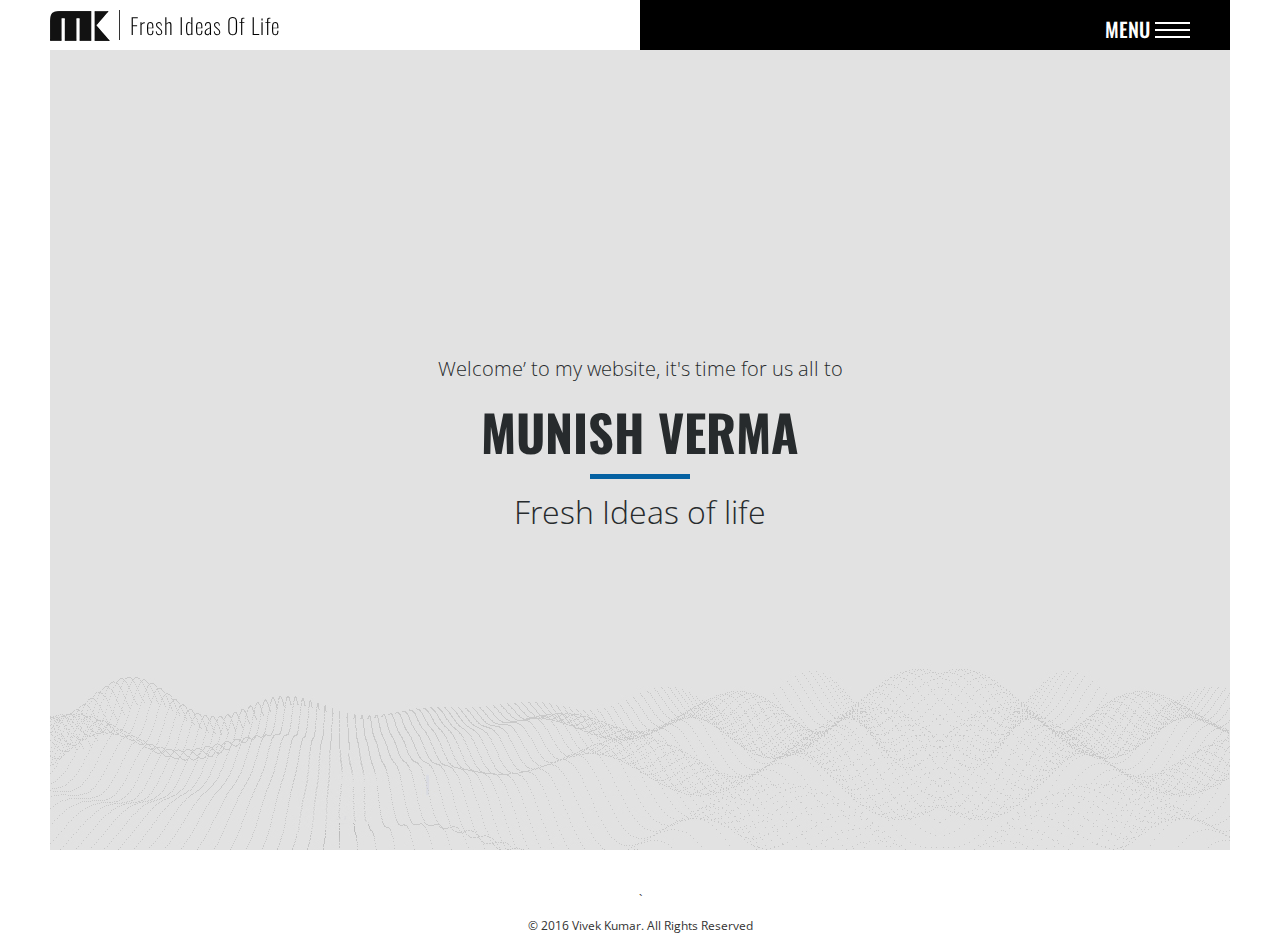
<file: index.html>
<!doctype html>
<html>
<head>
<meta charset="utf-8">
<meta name="viewport" content="width=device-width, initial-scale=1, maximum-scale=1">
<!--  Google Fonts -->
<link href="https://maxcdn.bootstrapcdn.com/font-awesome/4.6.3/css/font-awesome.min.css" rel="stylesheet">
<link href="https://fonts.googleapis.com/css?family=Open+Sans:300,300i,400,400i,600,600i,700,700i,800,800i|Oswald:300,400,700" rel="stylesheet">
<!-- CSS -->
<link rel="stylesheet" href="css/bootstrap.min.css">
<link rel="stylesheet" href="css/animate.css">
<link rel="stylesheet" href="css/animsition.css">
<link rel="stylesheet" href="css/style.css">
<!-- JS -->
<script src="https://ajax.googleapis.com/ajax/libs/jquery/1.12.4/jquery.min.js"></script> 
<script src="js/bootstrap.min.js"></script>
<title>MUNISH VERMA | UI/UX Desigenr</title>
</head>

<body>
	<div class="container-fluid wrapper">
    	<header>
            <!-- Main Navigation/Menu
            ====================================-->
            <nav id="tf-menu" class="navbar navbar-default navbar-fixed-top">
              
                    <div class="menu-wrapper">
                        <div class="navbar-header">
                            <a class="navbar-brand logo" href="#"><img src="images/logo.png" alt="logo"> <span>Fresh Ideas of life</span></a>
                        </div>
        
                        <a href="#" class="menu-toggle" data-toggle="modal" data-target=".menupopup">
                            <div class="menu-pop">
                                Menu <img src="images/menu.png" alt="menu bar">
                            </div>
                        </a>
                    </div>
                
                
            </nav>
            
            <!-- Modal Menu
    ====================================-->
    <div id="menuOne">
        <div class="modal fade menupopup" tabindex="-1" role="dialog">
            <div class="modal-ovelay"><!-- modal-ovelay -->
                <div class="close-text" data-dismiss="modal" aria-label="Close"><img src="images/close-icon.png" alt="close"></div>
                <ul class="list-unstyled menu-lists">
                    <li class="active"><a href="index.html" class="animsition-link">Home</a></li>
                    <li><a href="about2.html" class="animsition-link">About</a></li>
                    <li><a href="work.html" class="animsition-link">Work</a></li>
                    <li><a href="services2.html" class="animsition-link">Services</a></li>
                    <li><a href="blog2.html" class="animsition-link">Blog</a></li>
                    <li><a href="contact2.html" class="animsition-link">Contact</a></li>
                </ul>
            </div>
        </div>
    </div>
        </header>
        <div class="home-wrapper">
        	<div class="caption-content2 animated fade-in-up-sm">
             	<p class="supline">Welcome’ to my website, it's time for us all to</p>	
                <h2 class="tagline">MUNISH VERMA</h2>
                <p class="subline">Fresh Ideas of life </p>
            </div>
        </div>
        <footer>`
        	<p>&copy; 2016 Vivek Kumar. All Rights Reserved</p>
        </footer>
    </div>
</body>
</html>
</file>
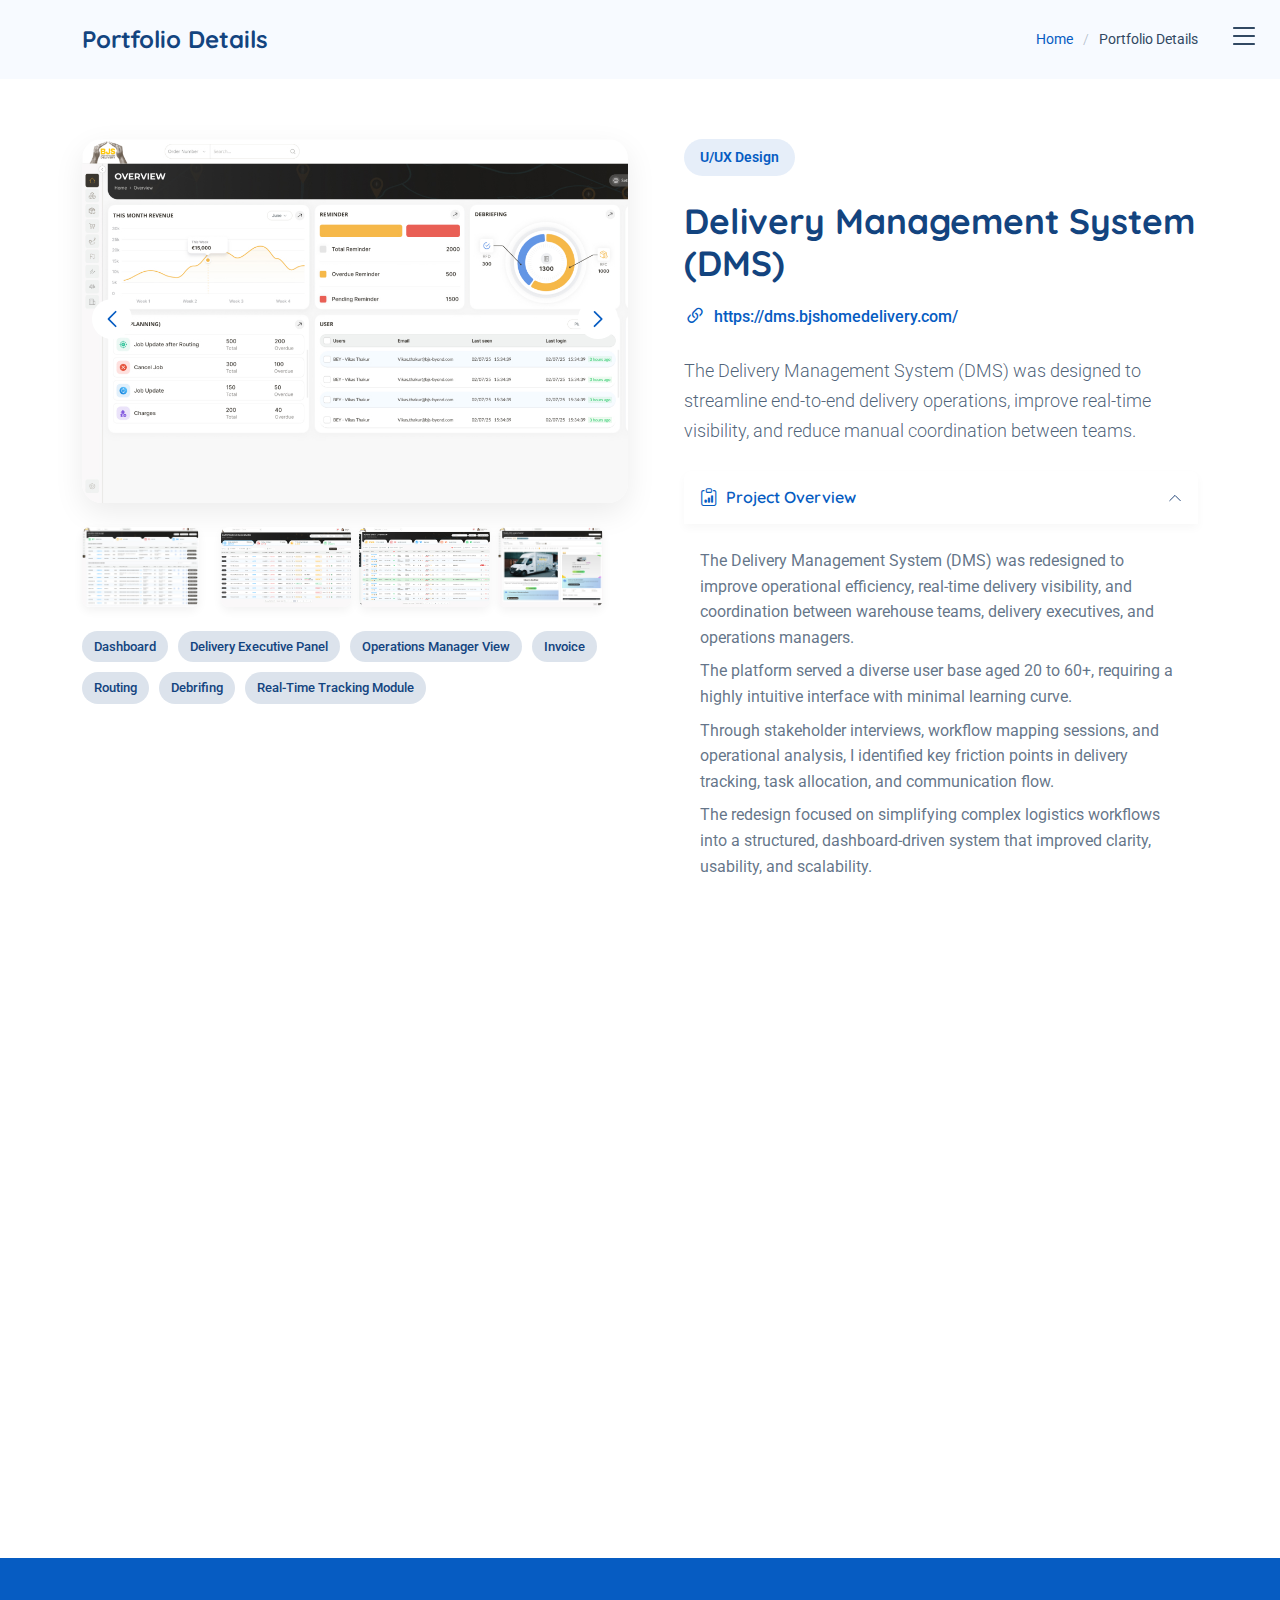
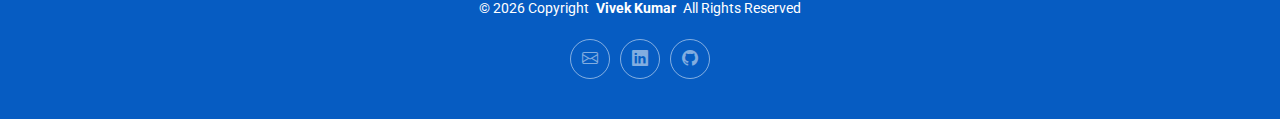
<file: DMS.html>
<!DOCTYPE html>
<html lang="en">

<head>
  <meta charset="utf-8">
  <meta content="width=device-width, initial-scale=1.0" name="viewport">
  <title>Portfolio Details - Style Bootstrap Template</title>
  <meta name="description" content="">
  <meta name="keywords" content="">

  <!-- Favicons -->
  <link href="assets/img/favicon.png" rel="icon">
  <link href="assets/img/apple-touch-icon.png" rel="apple-touch-icon">

  <!-- Fonts -->
  <link href="https://fonts.googleapis.com" rel="preconnect">
  <link href="https://fonts.gstatic.com" rel="preconnect" crossorigin>
  <link href="https://fonts.googleapis.com/css2?family=Roboto:ital,wght@0,100;0,300;0,400;0,500;0,700;0,900;1,100;1,300;1,400;1,500;1,700;1,900&family=Open+Sans:ital,wght@0,300;0,400;0,500;0,600;0,700;0,800;1,300;1,400;1,500;1,600;1,700;1,800&family=Quicksand:wght@300;400;500;600;700&display=swap" rel="stylesheet">

  <!-- Vendor CSS Files -->
  <link href="assets/vendor/bootstrap/css/bootstrap.min.css" rel="stylesheet">
  <link href="assets/vendor/bootstrap-icons/bootstrap-icons.css" rel="stylesheet">
  <link href="assets/vendor/aos/aos.css" rel="stylesheet">
  <link href="assets/vendor/glightbox/css/glightbox.min.css" rel="stylesheet">
  <link href="assets/vendor/swiper/swiper-bundle.min.css" rel="stylesheet">

  <!-- Main CSS File -->
  <link href="assets/css/main.css" rel="stylesheet">

  <!-- =======================================================
  * Template Name: Style
  * Template URL: https://bootstrapmade.com/style-bootstrap-portfolio-template/
  * Updated: Jul 02 2025 with Bootstrap v5.3.7
  * Author: BootstrapMade.com
  * License: https://bootstrapmade.com/license/
  ======================================================== -->
</head>

<body class="portfolio-details-page">

  <header id="header" class="header d-flex align-items-center fixed-top">
    <div class="container-fluid position-relative d-flex align-items-center justify-content-between">

      <a href="index.html" class="logo d-flex align-items-center">
        <!-- Uncomment the line below if you also wish to use an image logo -->
        <!-- <img src="assets/img/logo.webp" alt=""> -->
        <!-- Uncomment the line below if you also wish to use an text logo -->
        <!-- <h1 class="sitename">Style</h1>  -->
      </a>

      <nav id="navmenu" class="navmenu">

        <div class="profile-img">
          <img src="assets/img/profile/vivek-kumar.jpg" alt="" class="img-fluid rounded-circle">
        </div>

        <a href="index.html" class="logo d-flex align-items-center justify-content-center active">
          <!-- Uncomment the line below if you also wish to use an image logo -->
          <!-- <img src="assets/img/logo.webp" alt=""> -->
          <h1 class="sitename">Vivek Kumar</h1>
        </a>

        <div class="social-links text-center">          
          <a href="mailto:vivekwebmaker@gmail.com" target="_blank" class="email"><i class="bi bi-envelope"></i></a>
          <a href="https://www.linkedin.com/in/vivek-kumar-118a38186/" class="linkedin" target="_blank"><i class="bi bi-linkedin"></i></a>
          <a href="https://github.com/webuimaker/"><i class="bi bi-github"></i></a>
        </div>

        <ul>
          <li><a href="index.html#hero">Home</a></li>
          <li><a href="index.html#about">About</a></li>
          <li><a href="index.html#experience">Experience</a></li>
          <li><a href="index.html#work">Work</a></li>
          <!--<li><a href="#services">Services</a></li>
           <li class="dropdown"><a href="#"><span>Dropdown</span> <i class="bi bi-chevron-down toggle-dropdown"></i></a>
            <ul>
              <li><a href="#">Dropdown 1</a></li>
              <li class="dropdown"><a href="#"><span>Deep Dropdown</span> <i class="bi bi-chevron-down toggle-dropdown"></i></a>
                <ul>
                  <li><a href="#">Deep Dropdown 1</a></li>
                  <li><a href="#">Deep Dropdown 2</a></li>
                  <li><a href="#">Deep Dropdown 3</a></li>
                  <li><a href="#">Deep Dropdown 4</a></li>
                  <li><a href="#">Deep Dropdown 5</a></li>
                </ul>
              </li>
              <li><a href="#">Dropdown 2</a></li>
              <li><a href="#">Dropdown 3</a></li>
              <li><a href="#">Dropdown 4</a></li>
            </ul>
          </li> -->
          <!-- <li><a href="#contact">Contact</a></li> -->
        </ul>
        <i class="mobile-nav-toggle d-xl-none bi bi-list"></i>
      </nav>

    </div>
  </header>

  <main class="main">

    <!-- Page Title -->
    <div class="page-title light-background">
      <div class="container d-lg-flex justify-content-between align-items-center">
        <h1 class="mb-2 mb-lg-0">Portfolio Details</h1>
        <nav class="breadcrumbs">
          <ol>
            <li><a href="index.html">Home</a></li>
            <li class="current">Portfolio Details</li>
          </ol>
        </nav>
      </div>
    </div><!-- End Page Title -->

    <!-- Portfolio Details Section -->
    <section id="portfolio-details" class="portfolio-details section">

      <div class="container" data-aos="fade-up" data-aos-delay="100">

        <div class="row gy-4">
          <div class="col-lg-6" data-aos="fade-right">
            <div class="portfolio-details-media">
              <div class="main-image">
                <div class="portfolio-details-slider swiper init-swiper" data-aos="zoom-in">
                  <script type="application/json" class="swiper-config">
                    {
                      "loop": true,
                      "speed": 1000,
                      "autoplay": {
                        "delay": 6000
                      },
                      "effect": "creative",
                      "creativeEffect": {
                        "prev": {
                          "shadow": true,
                          "translate": [0, 0, -400]
                        },
                        "next": {
                          "translate": ["100%", 0, 0]
                        }
                      },
                      "slidesPerView": 1,
                      "navigation": {
                        "nextEl": ".swiper-button-next",
                        "prevEl": ".swiper-button-prev"
                      }
                    }
                  </script>
                  <div class="swiper-wrapper">
                    <div class="swiper-slide">
                      <img src="assets/img/portfolio/DMS/dms-1.jpg" alt="Portfolio Image" class="img-fluid">
                    </div>
                    <div class="swiper-slide">
                      <img src="assets/img/portfolio/DMS/dms-2.jpg" alt="Portfolio Image" class="img-fluid">
                    </div>
                    <div class="swiper-slide">
                     <img src="assets/img/portfolio/DMS/dms-3.jpg" alt="Portfolio Image" class="img-fluid">
                    </div>
                  </div>
                  <div class="swiper-button-prev"></div>
                  <div class="swiper-button-next"></div>
                </div>
              </div>

              <div class="thumbnail-grid" data-aos="fade-up" data-aos-delay="200">
                <div class="row g-2 mt-3">
                  <div class="col-3">
                    <img src="assets/img/portfolio/DMS/dms-4.jpg" alt="DMS" class="img-fluid glightbox">
                  </div>
                  <div class="col-3">
                    <img src="assets/img/portfolio/DMS/dms-5.jpg" alt="DMS" class="img-fluid glightbox">
                  </div>
                  <div class="col-3">
                   <img src="assets/img/portfolio/DMS/dms-6.jpg" alt="DMS" class="img-fluid glightbox">
                  </div>
                  <div class="col-3">
                    <img src="assets/img/portfolio/DMS/dms-7.jpg" alt="DMS" class="img-fluid glightbox">
                  </div>
                </div>
              </div>

              <div class="tech-stack-badges" data-aos="fade-up" data-aos-delay="300">
                <span>Dashboard</span>
                <span>Delivery Executive Panel</span>
                <span>Operations Manager View</span>
                <span>Invoice</span>
                <span>Routing</span>
                <span>Debrifing</span>
                <span>Real-Time Tracking Module</span>
              </div>
            </div>
          </div>

          <div class="col-lg-6" data-aos="fade-left">
            <div class="portfolio-details-content">
              <div class="project-meta">
                <div class="badge-wrapper">
                  <span class="project-badge">U/UX Design</span>
                </div>
                <!-- <div class="date-client">
                  <div class="meta-item">
                    <i class="bi bi-calendar-check"></i>
                    <span>September 2024</span>
                  </div>
                  <div class="meta-item">
                    <i class="bi bi-buildings"></i>
                    <span>DigitalCraft Solutions</span>
                  </div>
                </div> -->
              </div>

              <h2 class="project-title">Delivery Management System (DMS)</h2>

              <div class="project-website">
                <i class="bi bi-link-45deg"></i>
                <a href="#" target="_blank">https://dms.bjshomedelivery.com/</a>
              </div>

              <div class="project-overview">
                <p class="lead">
                  The Delivery Management System (DMS) was designed to streamline end-to-end delivery operations, improve real-time visibility, and reduce manual coordination between teams.
                </p>
                

                <div class="accordion project-accordion" id="portfolio-details-projectAccordion">
                  <div class="accordion-item" data-aos="fade-up">
                    <h2 class="accordion-header">
                      <button class="accordion-button" type="button" data-bs-toggle="collapse" data-bs-target="#portfolio-details-collapse-1" aria-expanded="true" aria-controls="collapseOne">
                        <i class="bi bi-clipboard-data me-2"></i> Project Overview
                      </button>
                    </h2>
                    <div id="portfolio-details-collapse-1" class="accordion-collapse collapse show" data-bs-parent="#portfolio-details-projectAccordion">
                      <div class="accordion-body">
                        <p class="my-2">The Delivery Management System (DMS) was redesigned to improve operational efficiency, real-time delivery visibility, and coordination between warehouse teams, delivery executives, and operations managers.</p>

                        <p class="my-2">The platform served a diverse user base aged 20 to 60+, requiring a highly intuitive interface with minimal learning curve.</p>
                        <p class="my-2">Through stakeholder interviews, workflow mapping sessions, and operational analysis, I identified key friction points in delivery tracking, task allocation, and communication flow.</p>
                        <p class="my-2">The redesign focused on simplifying complex logistics workflows into a structured, dashboard-driven system that improved clarity, usability, and scalability.</p>
                      </div>
                    </div>
                  </div>


                  <div class="accordion-item" data-aos="fade-up" data-aos-delay="200">
                    <h2 class="accordion-header">
                      <button class="accordion-button collapsed" type="button" data-bs-toggle="collapse" data-bs-target="#role-details-collapse-3" aria-expanded="false" aria-controls="collapseThree">
                        <i class="bi bi-award me-2"></i> My Role
                      </button>
                    </h2>
                    <div id="role-details-collapse-3" class="accordion-collapse collapse" data-bs-parent="#role-details-projectAccordion">
                      <div class="accordion-body  project-features">
                        <!-- <p class="my-2">The redesigned system improved operational clarity, simplified delivery tracking, and provided better real-time visibility for management teams.</p>

                        <p>The redesign resulted in improved coordination, enhanced tracking accuracy, and a more scalable system that supported future growth.</p> -->

                        <div class="row g-3">
                        <div class="col-md-6">
                          <ul class="feature-list">
                            <li><i class="bi bi-arrow-right"></i> Led UX strategy and end-to-end workflow redesign</li>
                            <li><i class="bi bi-arrow-right"></i> Conducted stakeholder interviews and requirement analysis</li>
                            <li><i class="bi bi-arrow-right"></i> Created user flows, wireframes, and high-fidelity prototypes in Figma</li>
                          </ul>
                        </div>
                        <div class="col-md-6">
                           <ul class="feature-list">
                            <li><i class="bi bi-arrow-right"></i> Designed role-based dashboards for multiple user types</li>
                            <li><i class="bi bi-arrow-right"></i> Collaborated with product managers and engineering teams during implementation</li>
                            <li><i class="bi bi-arrow-right"></i> Ensured usability across diverse age groups (20–60+ users)</li>
                          </ul>
                        </div>
                        </div>
                      </div>
                    </div>
                  </div>


                  <div class="accordion-item" data-aos="fade-up" data-aos-delay="100">
                    <h2 class="accordion-header">
                      <button class="accordion-button collapsed" type="button" data-bs-toggle="collapse" data-bs-target="#portfolio-details-collapse-2" aria-expanded="false" aria-controls="collapseTwo">
                        <i class="bi bi-exclamation-diamond me-2"></i> The Challenge
                      </button>
                    </h2>
                    <div id="portfolio-details-collapse-2" class="accordion-collapse collapse" data-bs-parent="#portfolio-details-projectAccordion">
                      <div class="accordion-body project-features">
                       <div class="row g-3">
                        <div class="col-md-6">
                          <ul class="feature-list">
                            <li><i class="bi bi-arrow-right"></i> Limited real-time delivery visibility across teams</li>
                            <li><i class="bi bi-arrow-right"></i> Manual task assignment causing operational delays</li>
                            <li><i class="bi bi-arrow-right"></i> Inconsistent status tracking and unclear delivery lifecycle</li>
                          </ul>
                        </div>
                        <div class="col-md-6">
                           <ul class="feature-list">
                            <li><i class="bi bi-arrow-right"></i> High dependency on calls and manual coordination</li>
                            <li><i class="bi bi-arrow-right"></i> Interface complexity affecting multi-age user adoption</li>
                          </ul>
                        </div>
                        </div>
                      </div>
                    </div>
                  </div>

                  <div class="accordion-item" data-aos="fade-up" data-aos-delay="200">
                    <h2 class="accordion-header">
                      <button class="accordion-button collapsed" type="button" data-bs-toggle="collapse" data-bs-target="#portfolio-details-collapse-3" aria-expanded="false" aria-controls="collapseThree">
                        <i class="bi bi-award me-2"></i> The Solution
                      </button>
                    </h2>
                    <div id="portfolio-details-collapse-3" class="accordion-collapse collapse" data-bs-parent="#portfolio-details-projectAccordion">
                      <div class="accordion-body  project-features">
                        <!-- <p class="my-2">The redesigned system improved operational clarity, simplified delivery tracking, and provided better real-time visibility for management teams.</p>

                        <p>The redesign resulted in improved coordination, enhanced tracking accuracy, and a more scalable system that supported future growth.</p> -->

                        <div class="row g-3">
                        <div class="col-md-6">
                          <ul class="feature-list">
                            <li><i class="bi bi-arrow-right"></i> Designed a centralized dashboard for operational visibility</li>
                            <li><i class="bi bi-arrow-right"></i> Structured a clear delivery lifecycle system</li>
                            <li><i class="bi bi-arrow-right"></i> Simplified order assignment and status management workflows</li>
                          </ul>
                        </div>
                        <div class="col-md-6">
                           <ul class="feature-list">
                            <li><i class="bi bi-arrow-right"></i> Reduced cognitive load for users across age groups</li>
                            <li><i class="bi bi-arrow-right"></i> Created scalable UI patterns for future feature expansion</li>
                          </ul>
                        </div>
                        </div>
                      </div>
                    </div>
                  </div>
                </div>
              </div>

              <div class="project-features" data-aos="fade-up" data-aos-delay="300">
                <h3><i class="bi bi-stars"></i> Core Design Contributions</h3>
                <div class="row g-3">
                  <div class="col-md-6">
                    <ul class="feature-list">
                      <li><i class="bi bi-check2-circle"></i> End-to-end workflow restructuring</li>
                      <li><i class="bi bi-check2-circle"></i> Role-based dashboard system</li>
                      <li><i class="bi bi-check2-circle"></i> Clear delivery status hierarchy</li>
                    </ul>
                  </div>
                  <div class="col-md-6">
                    <ul class="feature-list">
                      <li><i class="bi bi-check2-circle"></i> Simplified task reassignment flow</li>
                      <li><i class="bi bi-check2-circle"></i> Design system foundation for consistency across modules</li>
                      <li><i class="bi bi-check2-circle"></i> Accessibility-focused UI decisions for diverse user age groups</li>
                    </ul>
                  </div>
                </div>
              </div>

              <div class="cta-buttons" data-aos="fade-up" data-aos-delay="400">
                <!-- <a href="#" class="btn-view-project">View Live Project</a> -->
                <a href="#" class="btn-next-project">Next Project <i class="bi bi-arrow-right"></i></a>
              </div>
            </div>
          </div>
        </div>

      </div>

    </section><!-- /Portfolio Details Section -->

  </main>

    <footer id="footer" class="footer dark-background">

    <div class="container">
      <div class="copyright text-center ">
        <p>© 2026 <span>Copyright</span> <strong class="px-1 sitename">Vivek Kumar</strong> <span>All Rights Reserved</span></p>
      </div>
      <div class="social-links d-flex justify-content-center">
        <a href="mailto:vivekwebmaker@gmail.com" target="_blank" class="email"><i class="bi bi-envelope"></i></a>
          <a href="https://www.linkedin.com/in/vivek-kumar-118a38186/" class="linkedin" target="_blank"><i class="bi bi-linkedin"></i></a>
          <a href="https://github.com/webuimaker/"><i class="bi bi-github"></i></a>
      </div>
    
    </div>

  </footer>

  <!-- Scroll Top -->
  <a href="#" id="scroll-top" class="scroll-top d-flex align-items-center justify-content-center"><i class="bi bi-arrow-up-short"></i></a>

  <!-- Vendor JS Files -->
  <script src="assets/vendor/bootstrap/js/bootstrap.bundle.min.js"></script>
  <script src="assets/vendor/php-email-form/validate.js"></script>
  <script src="assets/vendor/aos/aos.js"></script>
  <script src="assets/vendor/purecounter/purecounter_vanilla.js"></script>
  <script src="assets/vendor/typed.js/typed.umd.js"></script>
  <script src="assets/vendor/waypoints/noframework.waypoints.js"></script>
  <script src="assets/vendor/glightbox/js/glightbox.min.js"></script>
  <script src="assets/vendor/imagesloaded/imagesloaded.pkgd.min.js"></script>
  <script src="assets/vendor/isotope-layout/isotope.pkgd.min.js"></script>
  <script src="assets/vendor/swiper/swiper-bundle.min.js"></script>

  <!-- Main JS File -->
  <script src="assets/js/main.js"></script>

</body>

</html>
</file>
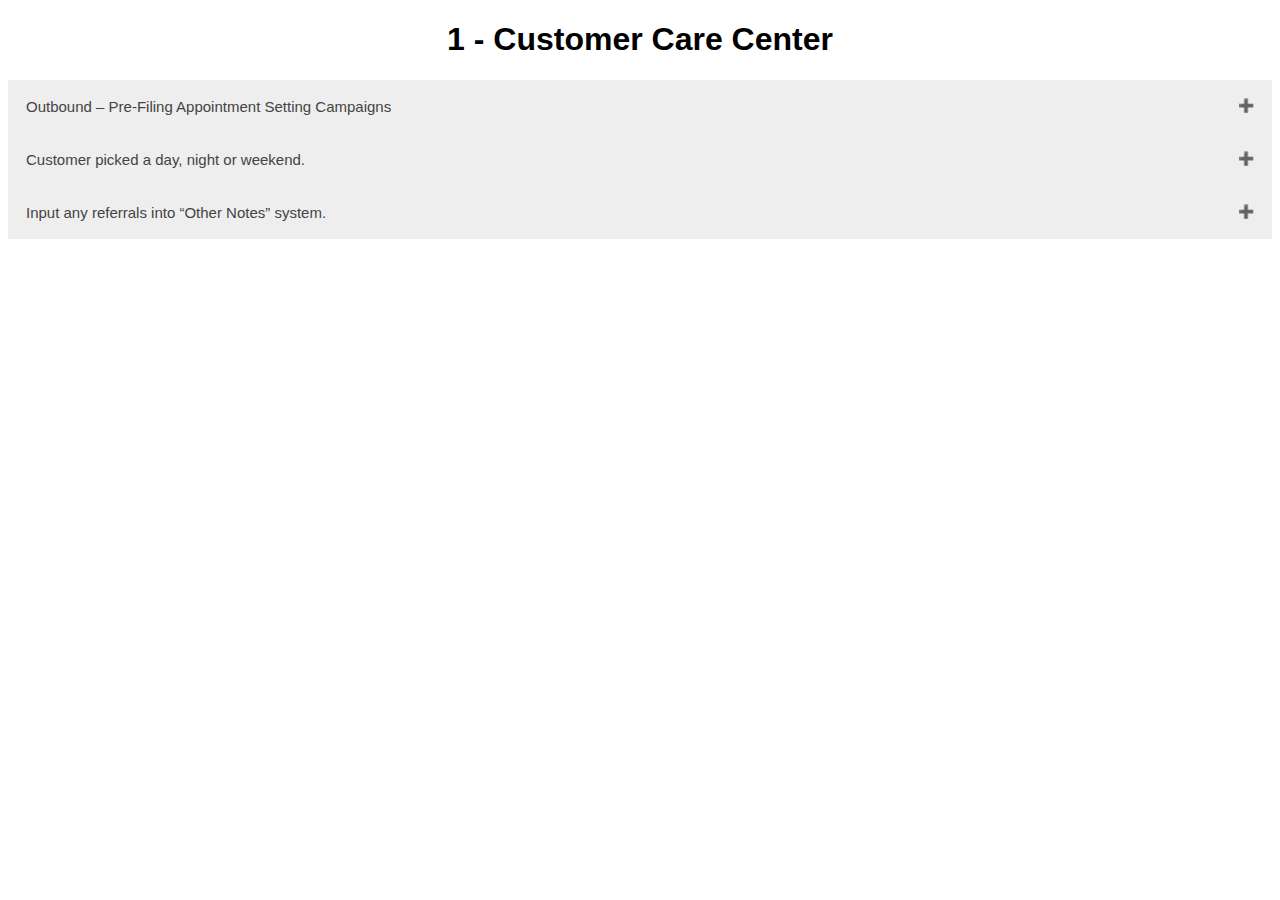
<file: docTohtml.html>
<!DOCTYPE html>
<html>
<head>
<style>
body{
font-family:arial;
}
h1{text-align:center}
button {
    background-color: #eee;
    color: #444;
    cursor: pointer;
    padding: 18px;
    width: 100%;
    border: none;
    text-align: left;
    outline: none;
    font-size: 15px;
    transition: 0.4s;
}

button.active, button:hover {
    background-color: #ddd;
}

button:after {
    content: '\02795';
    font-size: 13px;
    color: #777;
    float: right;
    margin-left: 5px;
}

button.active:after {
    content: "\2796";
}

div.panel {
    padding: 0px 18px;
    background-color: white;
	display:none;
    }

</style>
</head>
<body>
<h1>1 - Customer Care Center</h1>
<div class="accordion">
<button >Outbound – Pre-Filing Appointment Setting Campaigns</button>
<div class="panel">
  <p>Hi, this is [insert your name] with Liberty Tax of [insert office name], may I please speak with [insert customer name].</p>
  <p>Hello [insert customer name], this is [insert your name] with Liberty Tax of [insert office name], I just wanted to call to say thank you for letting us prepare your tax return last year!  We would love to help you again this year.  With the constant changes in the tax code, filing a tax return continues to get more complicated, but Liberty Tax is here for you.  Providing great service, the largest refund possible, and $50 Cash in a Flash all at the affordable price we are known for.</p>
  <p>As a valued customer I would like to get you scheduled for an appointment!</p>
  <p>Does day, night or weekends work best for you?  Great, how does (select a day and time for them). (Open 9am- 9pm)  </p>
</div>

<button>Customer picked a day, night or weekend.</button>
<div class="panel">
  <p>Please make sure you bring your ID and if you have a spouse we need that ID as well.  We also need social security cards for your dependents, wage statements or W-2’s, other income like interest, retirement or social security income, self-employed business income and expenses, child care expenses and provider information.</p>
  <p>We look forward to seeing you at [confirm date and time].  </p>
  <p>As you may remember we pay you $50.00 for every new person you refer to us. Who do you have that you would like us to call for you? We want to pay you $50 cash for referring each of them! </p>
</div>

<button >Input any referrals into “Other Notes” system.</button>
<div  class="panel">
  <p>Do you know where we are located?  (if no) Our Liberty Tax Service office is located at [Office Address and City] near [Office Landmark].  </p>
  <p>It has been my pleasure helping you today. Is there anything else I can help you with today? Thank you for contacting us! Have a great day!!!</p>
</div>
</div>

<script src="https://code.jquery.com/jquery-1.12.4.min.js"></script>
<script>

(function($) {
    
  var allPanels = $('.accordion > .panel').hide();
    
  $('.accordion > button').click(function() {	
    allPanels.slideUp();
	$(this).parent().find('button').removeClass("active");
    $(this).next('.panel').slideDown();
	$(this).toggleClass("active");
    return false;
  });

})(jQuery);
</script>

</body>
</html>
</file>
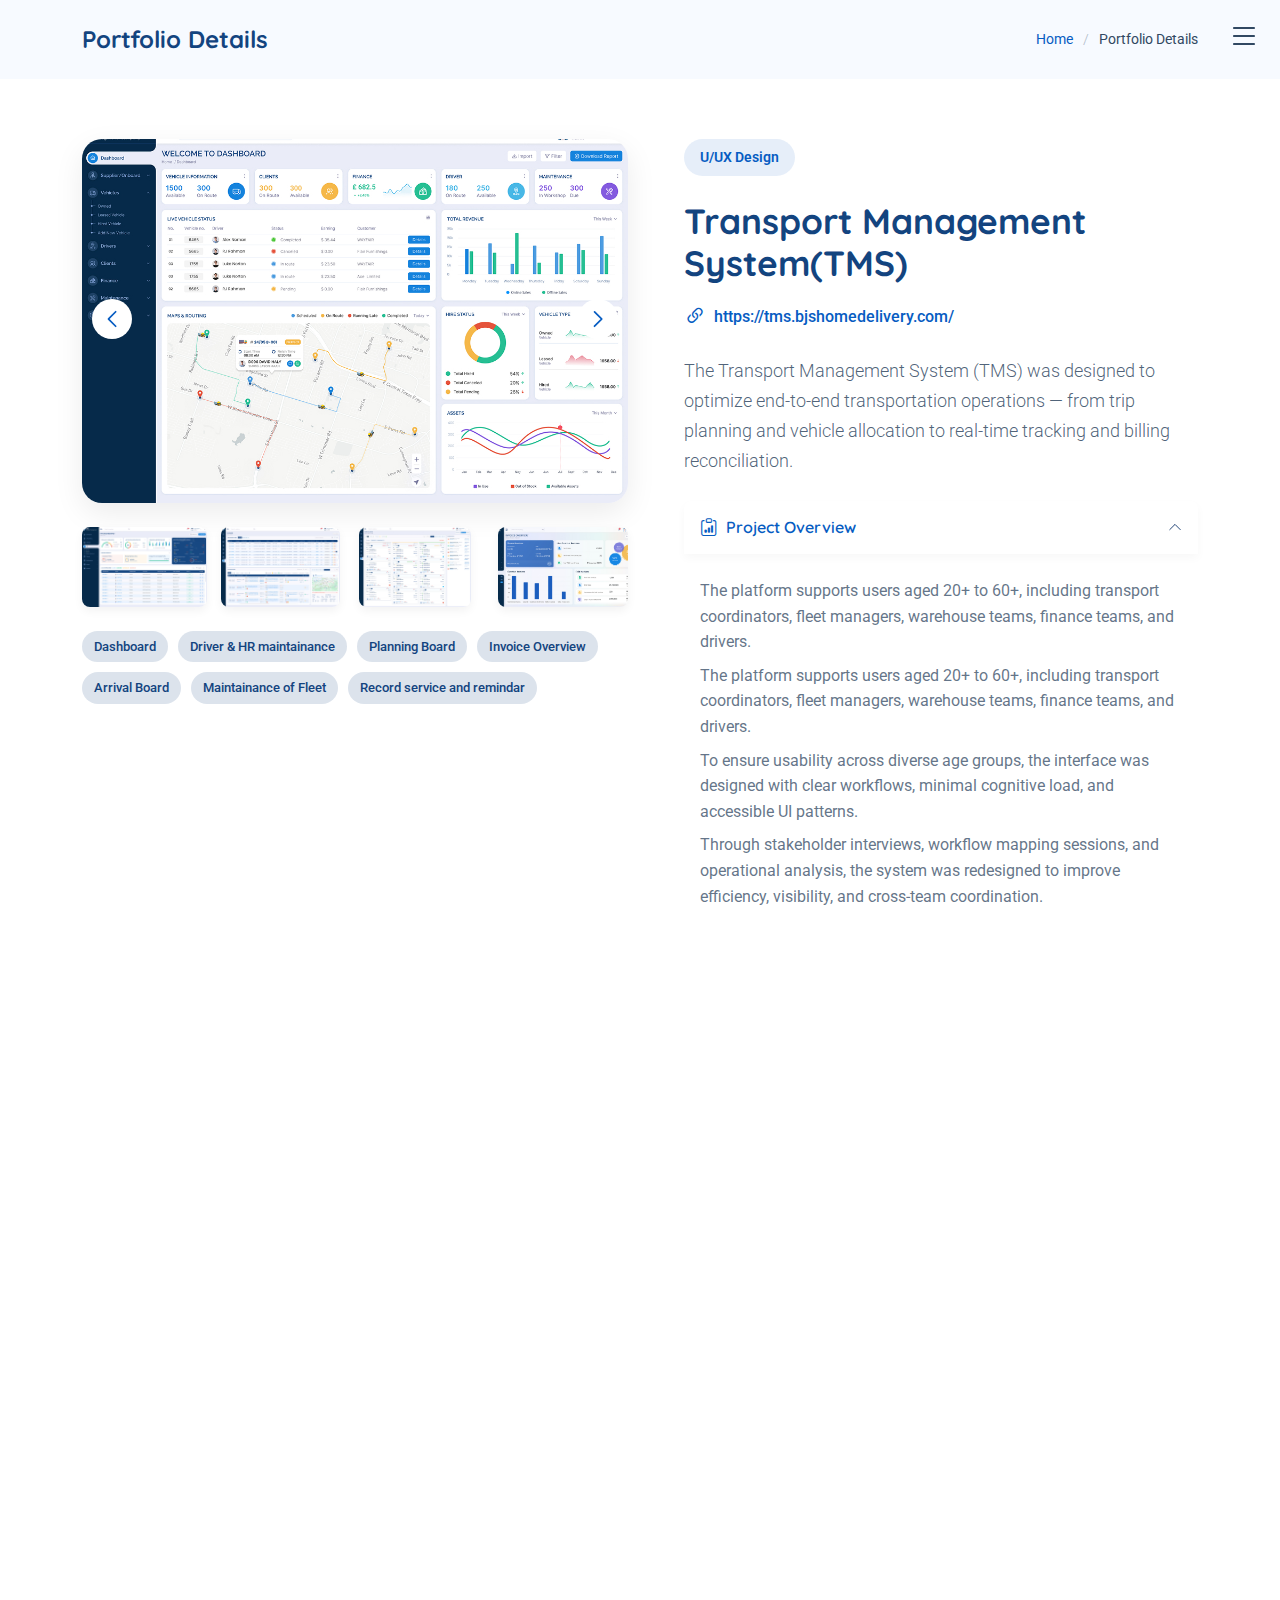
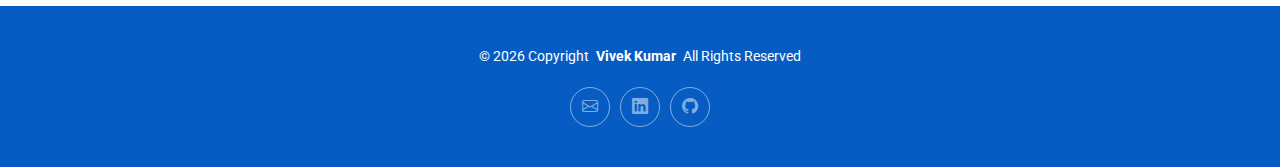
<file: productivly.html>
<!DOCTYPE html>
<html lang="en">

<head>
  <meta charset="utf-8">
  <meta content="width=device-width, initial-scale=1.0" name="viewport">
 <title>Vivek Kumar - Senior UI/UX Designer | Enterprise SaaS | Workflow Optimization </title>
  <!-- Vivek Kumar | UI/UX Designer & Frontend Developer | WebUI Maker -->  
 <meta name="description" content="Vivek Kumar is a UI/UX Designer specializing in enterprise systems, dashboard design, and workflow-driven digital platforms. Founder of Webuimaker, delivering scalable design and development solutions.">
<meta name="keywords" content="Vivek Kumar, WebUI Maker, UI Designer, UX Designer, Product Designer, Dashboard Design, Enterprise UX, Design Systems, Frontend Developer, Figma Designer, Web Design India, Webuimaker, html, Css, Hugo, Jekyll, static site generator">
<meta name="author" content="Vivek Kumar">
<meta name="robots" content="index, follow">

  <!-- Favicons -->
  <link href="assets/img/favicon.png" rel="icon">
  <link href="assets/img/apple-touch-icon.png" rel="apple-touch-icon">

  <!-- Fonts -->
  <link href="https://fonts.googleapis.com" rel="preconnect">
  <link href="https://fonts.gstatic.com" rel="preconnect" crossorigin>
  <link href="https://fonts.googleapis.com/css2?family=Roboto:ital,wght@0,100;0,300;0,400;0,500;0,700;0,900;1,100;1,300;1,400;1,500;1,700;1,900&family=Open+Sans:ital,wght@0,300;0,400;0,500;0,600;0,700;0,800;1,300;1,400;1,500;1,600;1,700;1,800&family=Quicksand:wght@300;400;500;600;700&display=swap" rel="stylesheet">

  <!-- Vendor CSS Files -->
  <link href="assets/vendor/bootstrap/css/bootstrap.min.css" rel="stylesheet">
  <link href="assets/vendor/bootstrap-icons/bootstrap-icons.css" rel="stylesheet">
  <link href="assets/vendor/aos/aos.css" rel="stylesheet">
  <link href="assets/vendor/glightbox/css/glightbox.min.css" rel="stylesheet">
  <link href="assets/vendor/swiper/swiper-bundle.min.css" rel="stylesheet">

  <!-- Main CSS File -->
  <link href="assets/css/main.css" rel="stylesheet">



<meta property="og:title" content="Vivek Kumar | UI/UX Designer & WebUI Maker">
<meta property="og:description" content="UI/UX Designer focused on enterprise platforms, workflow systems, and scalable digital experiences. Explore case studies including DMS and TMS systems and more">
<meta property="og:type" content="website">
<meta property="og:url" content="https://webuimaker.com">
<meta property="og:image" content="https://webuimaker.com/assets/img/preview.jpg">

<meta name="twitter:card" content="summary_large_image">
<meta name="twitter:title" content="Vivek Kumar | UI/UX Designer">
<meta name="twitter:description" content="Enterprise UX Designer building scalable dashboards and workflow-driven systems.">
<meta name="twitter:image" content="https://webuimaker.com/assets/img/preview.jpg">
<link rel="canonical" href="https://webuimaker.com/">
</head>

<body class="portfolio-details-page">

  <header id="header" class="header d-flex align-items-center fixed-top">
    <div class="container-fluid position-relative d-flex align-items-center justify-content-between">

      <a href="index.html" class="logo d-flex align-items-center">
        <!-- Uncomment the line below if you also wish to use an image logo -->
        <!-- <img src="assets/img/logo.webp" alt=""> -->
        <!-- Uncomment the line below if you also wish to use an text logo -->
        <!-- <h1 class="sitename">Style</h1>  -->
      </a>

      <nav id="navmenu" class="navmenu">

        <div class="profile-img">
          <img src="assets/img/profile/vivek-kumar.jpg" alt="" class="img-fluid rounded-circle">
        </div>

        <a href="index.html" class="logo d-flex align-items-center justify-content-center active">
          <!-- Uncomment the line below if you also wish to use an image logo -->
          <!-- <img src="assets/img/logo.webp" alt=""> -->
          <h1 class="sitename">Vivek Kumar</h1>
        </a>

        <div class="social-links text-center">          
          <a href="mailto:vivekwebmaker@gmail.com" target="_blank" class="email"><i class="bi bi-envelope"></i></a>
          <a href="https://www.linkedin.com/in/vivek-kumar-118a38186/" class="linkedin" target="_blank"><i class="bi bi-linkedin"></i></a>
          <a href="https://github.com/webuimaker/"><i class="bi bi-github"></i></a>
        </div>

        <ul>
          <li><a href="index.html#hero">Home</a></li>
          <li><a href="index.html#about">About</a></li>
          <li><a href="index.html#experience">Experience</a></li>
          <li><a href="index.html#work">Work</a></li>
          <!--<li><a href="#services">Services</a></li>
           <li class="dropdown"><a href="#"><span>Dropdown</span> <i class="bi bi-chevron-down toggle-dropdown"></i></a>
            <ul>
              <li><a href="#">Dropdown 1</a></li>
              <li class="dropdown"><a href="#"><span>Deep Dropdown</span> <i class="bi bi-chevron-down toggle-dropdown"></i></a>
                <ul>
                  <li><a href="#">Deep Dropdown 1</a></li>
                  <li><a href="#">Deep Dropdown 2</a></li>
                  <li><a href="#">Deep Dropdown 3</a></li>
                  <li><a href="#">Deep Dropdown 4</a></li>
                  <li><a href="#">Deep Dropdown 5</a></li>
                </ul>
              </li>
              <li><a href="#">Dropdown 2</a></li>
              <li><a href="#">Dropdown 3</a></li>
              <li><a href="#">Dropdown 4</a></li>
            </ul>
          </li> -->
          <!-- <li><a href="#contact">Contact</a></li> -->
        </ul>
        <i class="mobile-nav-toggle d-xl-none bi bi-list"></i>
      </nav>

    </div>
  </header>

  <main class="main">

    <!-- Page Title -->
    <div class="page-title light-background">
      <div class="container d-lg-flex justify-content-between align-items-center">
        <h1 class="mb-2 mb-lg-0">Portfolio Details</h1>
        <nav class="breadcrumbs">
          <ol>
            <li><a href="index.html">Home</a></li>
            <li class="current">Portfolio Details</li>
          </ol>
        </nav>
      </div>
    </div><!-- End Page Title -->

    <!-- Portfolio Details Section -->
    <section id="portfolio-details" class="portfolio-details section">

      <div class="container" data-aos="fade-up" data-aos-delay="100">

        <div class="row gy-4">
          <div class="col-lg-6" data-aos="fade-right">
            <div class="portfolio-details-media">
              <div class="main-image">
                <div class="portfolio-details-slider swiper init-swiper" data-aos="zoom-in">
                  <script type="application/json" class="swiper-config">
                    {
                      "loop": true,
                      "speed": 1000,
                      "autoplay": {
                        "delay": 6000
                      },
                      "effect": "creative",
                      "creativeEffect": {
                        "prev": {
                          "shadow": true,
                          "translate": [0, 0, -400]
                        },
                        "next": {
                          "translate": ["100%", 0, 0]
                        }
                      },
                      "slidesPerView": 1,
                      "navigation": {
                        "nextEl": ".swiper-button-next",
                        "prevEl": ".swiper-button-prev"
                      }
                    }
                  </script>
                  <div class="swiper-wrapper">
                    <div class="swiper-slide">
                      <img src="assets/img/portfolio/tms/tms-1.jpg" alt="Portfolio Image" class="img-fluid">
                    </div>
                    <div class="swiper-slide">
                      <img src="assets/img/portfolio/tms/tms-2.jpg" alt="Portfolio Image" class="img-fluid">
                    </div>
                    <div class="swiper-slide">
                     <img src="assets/img/portfolio/tms/tms-3.jpg" alt="Portfolio Image" class="img-fluid">
                    </div>
                  </div>
                  <div class="swiper-button-prev"></div>
                  <div class="swiper-button-next"></div>
                </div>
              </div>

              <div class="thumbnail-grid" data-aos="fade-up" data-aos-delay="200">
                <div class="row g-2 mt-3">
                  <div class="col-3">
                    <img src="assets/img/portfolio/tms/tms-4.jpg" alt="tms" class="img-fluid glightbox">
                  </div>
                  <div class="col-3">
                    <img src="assets/img/portfolio/tms/tms-5.jpg" alt="tms" class="img-fluid glightbox">
                  </div>
                  <div class="col-3">
                   <img src="assets/img/portfolio/tms/tms-6.jpg" alt="tms" class="img-fluid glightbox">
                  </div>
                  <div class="col-3">
                    <img src="assets/img/portfolio/tms/tms-7.jpg" alt="tms" class="img-fluid glightbox">
                  </div>
                </div>
              </div>

              <div class="tech-stack-badges" data-aos="fade-up" data-aos-delay="300">
                <span>Dashboard</span>
                <span>Driver & HR maintainance</span>
                <span>Planning Board</span>
                <span>Invoice Overview</span>
                <span>Arrival Board</span>
                <span>Maintainance of Fleet</span>
                <span>Record service and remindar</span>
              </div>
            </div>
          </div>

          <div class="col-lg-6" data-aos="fade-left">
            <div class="portfolio-details-content">
              <div class="project-meta">
                <div class="badge-wrapper">
                  <span class="project-badge">U/UX Design</span>
                </div>
                <!-- <div class="date-client">
                  <div class="meta-item">
                    <i class="bi bi-calendar-check"></i>
                    <span>September 2024</span>
                  </div>
                  <div class="meta-item">
                    <i class="bi bi-buildings"></i>
                    <span>DigitalCraft Solutions</span>
                  </div>
                </div> -->
              </div>

              <h2 class="project-title">Transport Management System(TMS)</h2>

              <div class="project-website">
                <i class="bi bi-link-45deg"></i>
                <a href="#" target="_blank">https://tms.bjshomedelivery.com/</a>
              </div>

              <div class="project-overview">
                <p class="lead">
                  The Transport Management System (TMS) was designed to optimize end-to-end transportation operations — from trip planning and vehicle allocation to real-time tracking and billing reconciliation.
                </p>
                

                <div class="accordion project-accordion" id="portfolio-details-projectAccordion">
                  <div class="accordion-item" data-aos="fade-up">
                    <h2 class="accordion-header">
                      <button class="accordion-button" type="button" data-bs-toggle="collapse" data-bs-target="#portfolio-details-collapse-1" aria-expanded="true" aria-controls="collapseOne">
                        <i class="bi bi-clipboard-data me-2"></i> Project Overview
                      </button>
                    </h2>
                    <div id="portfolio-details-collapse-1" class="accordion-collapse collapse show" data-bs-parent="#portfolio-details-projectAccordion">
                      <div class="accordion-body">
                        <p class="my-2">The platform supports users aged 20+ to 60+, including transport coordinators, fleet managers, warehouse teams, finance teams, and drivers.</p>

                        <p class="my-2">The platform supports users aged 20+ to 60+, including transport coordinators, fleet managers, warehouse teams, finance teams, and drivers.</p>
                        <p class="my-2">To ensure usability across diverse age groups, the interface was designed with clear workflows, minimal cognitive load, and accessible UI patterns.</p>
                        <p class="my-2">Through stakeholder interviews, workflow mapping sessions, and operational analysis, the system was redesigned to improve efficiency, visibility, and cross-team coordination.</p>
                      </div>
                    </div>
                  </div>


                  <div class="accordion-item" data-aos="fade-up" data-aos-delay="200">
                    <h2 class="accordion-header">
                      <button class="accordion-button collapsed" type="button" data-bs-toggle="collapse" data-bs-target="#role-details-collapse-3" aria-expanded="false" aria-controls="collapseThree">
                        <i class="bi bi-award me-2"></i> My Role
                      </button>
                    </h2>
                    <div id="role-details-collapse-3" class="accordion-collapse collapse" data-bs-parent="#role-details-projectAccordion">
                      <div class="accordion-body  project-features">
                        <!-- <p class="my-2">The redesigned system improved operational clarity, simplified delivery tracking, and provided better real-time visibility for management teams.</p>

                        <p>The redesign resulted in improved coordination, enhanced tracking accuracy, and a more scalable system that supported future growth.</p> -->

                        <div class="row g-3">
                        <div class="col-md-6">
                          <ul class="feature-list">
                            <li><i class="bi bi-arrow-right"></i> Led end-to-end UX strategy and workflow restructuring</li>
                            <li><i class="bi bi-arrow-right"></i> Conducted stakeholder interviews (Operations, Transport, Finance)</li>
                            <li><i class="bi bi-arrow-right"></i> Created user flows, wireframes, and high-fidelity designs in Figma</li>
                          </ul>
                        </div>
                        <div class="col-md-6">
                           <ul class="feature-list">
                            <li><i class="bi bi-arrow-right"></i> Designed role-based dashboards (Admin, Transport Manager, Driver, Finance)</li>
                            <li><i class="bi bi-arrow-right"></i> Collaborated with developers for feasibility and implementation</li>
                            <li><i class="bi bi-arrow-right"></i> Ensured accessibility for multi-age user groups (20–60+)</li>
                          </ul>
                        </div>
                        </div>
                      </div>
                    </div>
                  </div>


                  <div class="accordion-item" data-aos="fade-up" data-aos-delay="100">
                    <h2 class="accordion-header">
                      <button class="accordion-button collapsed" type="button" data-bs-toggle="collapse" data-bs-target="#portfolio-details-collapse-2" aria-expanded="false" aria-controls="collapseTwo">
                        <i class="bi bi-exclamation-diamond me-2"></i> The Challenge
                      </button>
                    </h2>
                    <div id="portfolio-details-collapse-2" class="accordion-collapse collapse" data-bs-parent="#portfolio-details-projectAccordion">
                      <div class="accordion-body project-features">
                       <div class="row g-3">
                        <div class="col-md-6">
                          <ul class="feature-list">
                            <li><i class="bi bi-arrow-right"></i> Manual trip planning and vehicle allocation</li>
                            <li><i class="bi bi-arrow-right"></i>Lack of real-time vehicle tracking visibility</li>
                            <li><i class="bi bi-arrow-right"></i> High dependency on phone calls for coordination</li>
                          </ul>
                        </div>
                        <div class="col-md-6">
                           <ul class="feature-list">
                            <li><i class="bi bi-arrow-right"></i> Delayed billing and invoice reconciliation</li>
                            <li><i class="bi bi-arrow-right"></i> Complex workflow affecting adoption among senior users</li>
                            <li><i class="bi bi-arrow-right"></i> No centralized dashboard for transport KPIs</li>
                          </ul>
                        </div>
                        </div>
                      </div>
                    </div>
                  </div>

                  <div class="accordion-item" data-aos="fade-up" data-aos-delay="200">
                    <h2 class="accordion-header">
                      <button class="accordion-button collapsed" type="button" data-bs-toggle="collapse" data-bs-target="#portfolio-details-collapse-3" aria-expanded="false" aria-controls="collapseThree">
                        <i class="bi bi-award me-2"></i> The Solution
                      </button>
                    </h2>
                    <div id="portfolio-details-collapse-3" class="accordion-collapse collapse" data-bs-parent="#portfolio-details-projectAccordion">
                      <div class="accordion-body  project-features">
                        <!-- <p class="my-2">The redesigned system improved operational clarity, simplified delivery tracking, and provided better real-time visibility for management teams.</p>

                        <p>The redesign resulted in improved coordination, enhanced tracking accuracy, and a more scalable system that supported future growth.</p> -->

                        <div class="row g-3">
                        <div class="col-md-6">
                          <ul class="feature-list">
                            <li><i class="bi bi-arrow-right"></i> Designed a centralized transport control dashboard</li>
                            <li><i class="bi bi-arrow-right"></i> Structured trip lifecycle: Planning → Allocation → Dispatch → Tracking → Completion → Billing</li>
                            <li><i class="bi bi-arrow-right"></i> Implemented real-time tracking interface</li>
                          </ul>
                        </div>
                        <div class="col-md-6">
                           <ul class="feature-list">
                            <li><i class="bi bi-arrow-right"></i> Simplified vehicle & driver assignment flow</li>
                            <li><i class="bi bi-arrow-right"></i> Created status-based filtering and smart search</li>
                            <li><i class="bi bi-arrow-right"></i> Reduced cognitive load using clear hierarchy and consistent UI patterns</li>
                            <li><i class="bi bi-arrow-right"></i> Designed scalable UI system for future logistics modules</li>
                          </ul>
                        </div>
                        </div>
                      </div>
                    </div>
                  </div>
                </div>
              </div>

              <div class="project-features" data-aos="fade-up" data-aos-delay="300">
                <h3><i class="bi bi-stars"></i> Core Design Contributions</h3>
                <div class="row g-3">
                  <div class="col-md-6">
                    <ul class="feature-list">
                      <li><i class="bi bi-check2-circle"></i>End-to-end transport workflow restructuring</li>
                      <li><i class="bi bi-check2-circle"></i> Role-based access and dashboard views</li>
                      <li><i class="bi bi-check2-circle"></i> Real-time tracking module UI</li>
                    </ul>
                  </div>
                  <div class="col-md-6">
                    <ul class="feature-list">
                      <li><i class="bi bi-check2-circle"></i> Trip & route optimization interface</li>
                      <li><i class="bi bi-check2-circle"></i> Invoice & billing integration flow</li>
                      <li><i class="bi bi-check2-circle"></i> Design system foundation for transport operations</li>
                      <li><i class="bi bi-check2-circle"></i> Accessibility-focused UI decisions for diverse age groups</li>
                    </ul>
                  </div>
                </div>
              </div>

              <div class="cta-buttons" data-aos="fade-up" data-aos-delay="400">
                <!-- <a href="#" class="btn-view-project">View Live Project</a> -->
                <a href="#" class="btn-next-project">Next Project <i class="bi bi-arrow-right"></i></a>
              </div>
            </div>
          </div>
        </div>

      </div>

    </section><!-- /Portfolio Details Section -->

  </main>

    <footer id="footer" class="footer dark-background">

    <div class="container">
      <div class="copyright text-center ">
        <p>© 2026 <span>Copyright</span> <strong class="px-1 sitename">Vivek Kumar</strong> <span>All Rights Reserved</span></p>
      </div>
      <div class="social-links d-flex justify-content-center">
        <a href="mailto:vivekwebmaker@gmail.com" target="_blank" class="email"><i class="bi bi-envelope"></i></a>
          <a href="https://www.linkedin.com/in/vivek-kumar-118a38186/" class="linkedin" target="_blank"><i class="bi bi-linkedin"></i></a>
          <a href="https://github.com/webuimaker/"><i class="bi bi-github"></i></a>
      </div>
    
    </div>

  </footer>

  <!-- Scroll Top -->
  <a href="#" id="scroll-top" class="scroll-top d-flex align-items-center justify-content-center"><i class="bi bi-arrow-up-short"></i></a>

  <!-- Vendor JS Files -->
  <script src="assets/vendor/bootstrap/js/bootstrap.bundle.min.js"></script>
  <script src="assets/vendor/php-email-form/validate.js"></script>
  <script src="assets/vendor/aos/aos.js"></script>
  <script src="assets/vendor/purecounter/purecounter_vanilla.js"></script>
  <script src="assets/vendor/typed.js/typed.umd.js"></script>
  <script src="assets/vendor/waypoints/noframework.waypoints.js"></script>
  <script src="assets/vendor/glightbox/js/glightbox.min.js"></script>
  <script src="assets/vendor/imagesloaded/imagesloaded.pkgd.min.js"></script>
  <script src="assets/vendor/isotope-layout/isotope.pkgd.min.js"></script>
  <script src="assets/vendor/swiper/swiper-bundle.min.js"></script>

  <!-- Main JS File -->
  <script src="assets/js/main.js"></script>

</body>

</html>
</file>
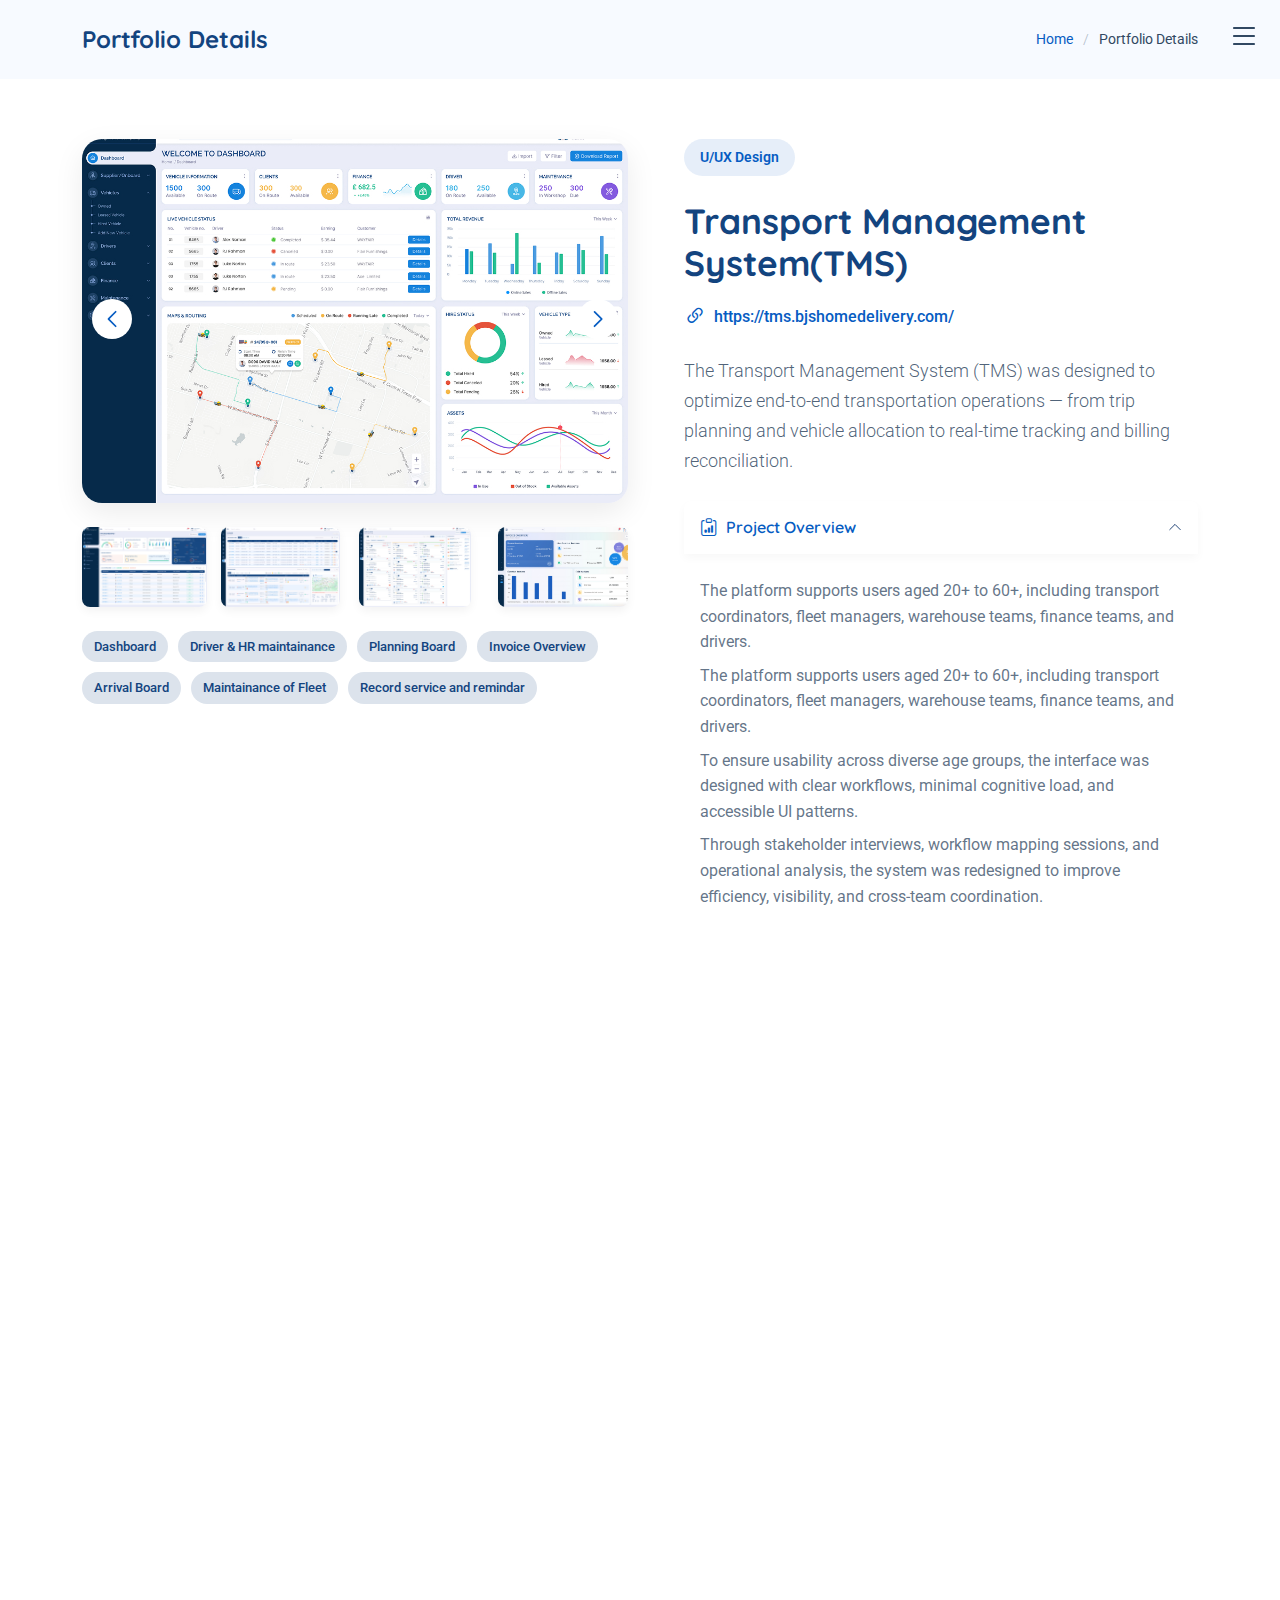
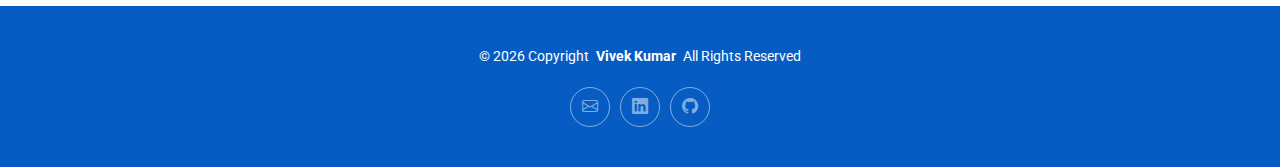
<file: tms.html>
<!DOCTYPE html>
<html lang="en">

<head>
  <meta charset="utf-8">
  <meta content="width=device-width, initial-scale=1.0" name="viewport">
  <title>Vivek Kumar - Senior UI/UX Designer | Enterprise SaaS | Workflow Optimization </title>
  <!-- Vivek Kumar | UI/UX Designer & Frontend Developer | WebUI Maker -->  
 <meta name="description" content="Vivek Kumar is a UI/UX Designer specializing in enterprise systems, dashboard design, and workflow-driven digital platforms. Founder of Webuimaker, delivering scalable design and development solutions.">
<meta name="keywords" content="Vivek Kumar, WebUI Maker, UI Designer, UX Designer, Product Designer, Dashboard Design, Enterprise UX, Design Systems, Frontend Developer, Figma Designer, Web Design India, Webuimaker, html, Css, Hugo, Jekyll, static site generator">
<meta name="author" content="Vivek Kumar">
<meta name="robots" content="index, follow">

  <!-- Favicons -->
  <link href="assets/img/favicon.png" rel="icon">
  <link href="assets/img/apple-touch-icon.png" rel="apple-touch-icon">

  <!-- Fonts -->
  <link href="https://fonts.googleapis.com" rel="preconnect">
  <link href="https://fonts.gstatic.com" rel="preconnect" crossorigin>
  <link href="https://fonts.googleapis.com/css2?family=Roboto:ital,wght@0,100;0,300;0,400;0,500;0,700;0,900;1,100;1,300;1,400;1,500;1,700;1,900&family=Open+Sans:ital,wght@0,300;0,400;0,500;0,600;0,700;0,800;1,300;1,400;1,500;1,600;1,700;1,800&family=Quicksand:wght@300;400;500;600;700&display=swap" rel="stylesheet">

  <!-- Vendor CSS Files -->
  <link href="assets/vendor/bootstrap/css/bootstrap.min.css" rel="stylesheet">
  <link href="assets/vendor/bootstrap-icons/bootstrap-icons.css" rel="stylesheet">
  <link href="assets/vendor/aos/aos.css" rel="stylesheet">
  <link href="assets/vendor/glightbox/css/glightbox.min.css" rel="stylesheet">
  <link href="assets/vendor/swiper/swiper-bundle.min.css" rel="stylesheet">

  <!-- Main CSS File -->
  <link href="assets/css/main.css" rel="stylesheet">

  

<meta property="og:title" content="Vivek Kumar | UI/UX Designer & WebUI Maker">
<meta property="og:description" content="UI/UX Designer focused on enterprise platforms, workflow systems, and scalable digital experiences. Explore case studies including DMS and TMS systems and more">
<meta property="og:type" content="website">
<meta property="og:url" content="https://webuimaker.com">
<meta property="og:image" content="https://webuimaker.com/assets/img/preview.jpg">

<meta name="twitter:card" content="summary_large_image">
<meta name="twitter:title" content="Vivek Kumar | UI/UX Designer">
<meta name="twitter:description" content="Enterprise UX Designer building scalable dashboards and workflow-driven systems.">
<meta name="twitter:image" content="https://webuimaker.com/assets/img/preview.jpg">
<link rel="canonical" href="https://webuimaker.com/">
</head>

<body class="portfolio-details-page">

  <header id="header" class="header d-flex align-items-center fixed-top">
    <div class="container-fluid position-relative d-flex align-items-center justify-content-between">

      <a href="index.html" class="logo d-flex align-items-center">
        <!-- Uncomment the line below if you also wish to use an image logo -->
        <!-- <img src="assets/img/logo.webp" alt=""> -->
        <!-- Uncomment the line below if you also wish to use an text logo -->
        <!-- <h1 class="sitename">Style</h1>  -->
      </a>

      <nav id="navmenu" class="navmenu">

        <div class="profile-img">
          <img src="assets/img/profile/vivek-kumar.jpg" alt="" class="img-fluid rounded-circle">
        </div>

        <a href="index.html" class="logo d-flex align-items-center justify-content-center active">
          <!-- Uncomment the line below if you also wish to use an image logo -->
          <!-- <img src="assets/img/logo.webp" alt=""> -->
          <h1 class="sitename">Vivek Kumar</h1>
        </a>

        <div class="social-links text-center">          
          <a href="mailto:vivekwebmaker@gmail.com" target="_blank" class="email"><i class="bi bi-envelope"></i></a>
          <a href="https://www.linkedin.com/in/vivek-kumar-118a38186/" class="linkedin" target="_blank"><i class="bi bi-linkedin"></i></a>
          <a href="https://github.com/webuimaker/"><i class="bi bi-github"></i></a>
        </div>

        <ul>
          <li><a href="index.html#hero">Home</a></li>
          <li><a href="index.html#about">About</a></li>
          <li><a href="index.html#experience">Experience</a></li>
          <li><a href="index.html#work">Work</a></li>
          <!--<li><a href="#services">Services</a></li>
           <li class="dropdown"><a href="#"><span>Dropdown</span> <i class="bi bi-chevron-down toggle-dropdown"></i></a>
            <ul>
              <li><a href="#">Dropdown 1</a></li>
              <li class="dropdown"><a href="#"><span>Deep Dropdown</span> <i class="bi bi-chevron-down toggle-dropdown"></i></a>
                <ul>
                  <li><a href="#">Deep Dropdown 1</a></li>
                  <li><a href="#">Deep Dropdown 2</a></li>
                  <li><a href="#">Deep Dropdown 3</a></li>
                  <li><a href="#">Deep Dropdown 4</a></li>
                  <li><a href="#">Deep Dropdown 5</a></li>
                </ul>
              </li>
              <li><a href="#">Dropdown 2</a></li>
              <li><a href="#">Dropdown 3</a></li>
              <li><a href="#">Dropdown 4</a></li>
            </ul>
          </li> -->
          <!-- <li><a href="#contact">Contact</a></li> -->
        </ul>
        <i class="mobile-nav-toggle d-xl-none bi bi-list"></i>
      </nav>

    </div>
  </header>

  <main class="main">

    <!-- Page Title -->
    <div class="page-title light-background">
      <div class="container d-lg-flex justify-content-between align-items-center">
        <h1 class="mb-2 mb-lg-0">Portfolio Details</h1>
        <nav class="breadcrumbs">
          <ol>
            <li><a href="index.html">Home</a></li>
            <li class="current">Portfolio Details</li>
          </ol>
        </nav>
      </div>
    </div><!-- End Page Title -->

    <!-- Portfolio Details Section -->
    <section id="portfolio-details" class="portfolio-details section">

      <div class="container" data-aos="fade-up" data-aos-delay="100">

        <div class="row gy-4">
          <div class="col-lg-6" data-aos="fade-right">
            <div class="portfolio-details-media">
              <div class="main-image">
                <div class="portfolio-details-slider swiper init-swiper" data-aos="zoom-in">
                  <script type="application/json" class="swiper-config">
                    {
                      "loop": true,
                      "speed": 1000,
                      "autoplay": {
                        "delay": 6000
                      },
                      "effect": "creative",
                      "creativeEffect": {
                        "prev": {
                          "shadow": true,
                          "translate": [0, 0, -400]
                        },
                        "next": {
                          "translate": ["100%", 0, 0]
                        }
                      },
                      "slidesPerView": 1,
                      "navigation": {
                        "nextEl": ".swiper-button-next",
                        "prevEl": ".swiper-button-prev"
                      }
                    }
                  </script>
                  <div class="swiper-wrapper">
                    <div class="swiper-slide">
                      <img src="assets/img/portfolio/tms/tms-1.jpg" alt="Portfolio Image" class="img-fluid">
                    </div>
                    <div class="swiper-slide">
                      <img src="assets/img/portfolio/tms/tms-2.jpg" alt="Portfolio Image" class="img-fluid">
                    </div>
                    <div class="swiper-slide">
                     <img src="assets/img/portfolio/tms/tms-3.jpg" alt="Portfolio Image" class="img-fluid">
                    </div>
                  </div>
                  <div class="swiper-button-prev"></div>
                  <div class="swiper-button-next"></div>
                </div>
              </div>

              <div class="thumbnail-grid" data-aos="fade-up" data-aos-delay="200">
                <div class="row g-2 mt-3">
                  <div class="col-3">
                    <img src="assets/img/portfolio/tms/tms-4.jpg" alt="tms" class="img-fluid glightbox">
                  </div>
                  <div class="col-3">
                    <img src="assets/img/portfolio/tms/tms-5.jpg" alt="tms" class="img-fluid glightbox">
                  </div>
                  <div class="col-3">
                   <img src="assets/img/portfolio/tms/tms-6.jpg" alt="tms" class="img-fluid glightbox">
                  </div>
                  <div class="col-3">
                    <img src="assets/img/portfolio/tms/tms-7.jpg" alt="tms" class="img-fluid glightbox">
                  </div>
                </div>
              </div>

              <div class="tech-stack-badges" data-aos="fade-up" data-aos-delay="300">
                <span>Dashboard</span>
                <span>Driver & HR maintainance</span>
                <span>Planning Board</span>
                <span>Invoice Overview</span>
                <span>Arrival Board</span>
                <span>Maintainance of Fleet</span>
                <span>Record service and remindar</span>
              </div>
            </div>
          </div>

          <div class="col-lg-6" data-aos="fade-left">
            <div class="portfolio-details-content">
              <div class="project-meta">
                <div class="badge-wrapper">
                  <span class="project-badge">U/UX Design</span>
                </div>
                <!-- <div class="date-client">
                  <div class="meta-item">
                    <i class="bi bi-calendar-check"></i>
                    <span>September 2024</span>
                  </div>
                  <div class="meta-item">
                    <i class="bi bi-buildings"></i>
                    <span>DigitalCraft Solutions</span>
                  </div>
                </div> -->
              </div>

              <h2 class="project-title">Transport Management System(TMS)</h2>

              <div class="project-website">
                <i class="bi bi-link-45deg"></i>
                <a href="#" target="_blank">https://tms.bjshomedelivery.com/</a>
              </div>

              <div class="project-overview">
                <p class="lead">
                  The Transport Management System (TMS) was designed to optimize end-to-end transportation operations — from trip planning and vehicle allocation to real-time tracking and billing reconciliation.
                </p>
                

                <div class="accordion project-accordion" id="portfolio-details-projectAccordion">
                  <div class="accordion-item" data-aos="fade-up">
                    <h2 class="accordion-header">
                      <button class="accordion-button" type="button" data-bs-toggle="collapse" data-bs-target="#portfolio-details-collapse-1" aria-expanded="true" aria-controls="collapseOne">
                        <i class="bi bi-clipboard-data me-2"></i> Project Overview
                      </button>
                    </h2>
                    <div id="portfolio-details-collapse-1" class="accordion-collapse collapse show" data-bs-parent="#portfolio-details-projectAccordion">
                      <div class="accordion-body">
                        <p class="my-2">The platform supports users aged 20+ to 60+, including transport coordinators, fleet managers, warehouse teams, finance teams, and drivers.</p>

                        <p class="my-2">The platform supports users aged 20+ to 60+, including transport coordinators, fleet managers, warehouse teams, finance teams, and drivers.</p>
                        <p class="my-2">To ensure usability across diverse age groups, the interface was designed with clear workflows, minimal cognitive load, and accessible UI patterns.</p>
                        <p class="my-2">Through stakeholder interviews, workflow mapping sessions, and operational analysis, the system was redesigned to improve efficiency, visibility, and cross-team coordination.</p>
                      </div>
                    </div>
                  </div>


                  <div class="accordion-item" data-aos="fade-up" data-aos-delay="200">
                    <h2 class="accordion-header">
                      <button class="accordion-button collapsed" type="button" data-bs-toggle="collapse" data-bs-target="#role-details-collapse-3" aria-expanded="false" aria-controls="collapseThree">
                        <i class="bi bi-award me-2"></i> My Role
                      </button>
                    </h2>
                    <div id="role-details-collapse-3" class="accordion-collapse collapse" data-bs-parent="#role-details-projectAccordion">
                      <div class="accordion-body  project-features">
                        <!-- <p class="my-2">The redesigned system improved operational clarity, simplified delivery tracking, and provided better real-time visibility for management teams.</p>

                        <p>The redesign resulted in improved coordination, enhanced tracking accuracy, and a more scalable system that supported future growth.</p> -->

                        <div class="row g-3">
                        <div class="col-md-6">
                          <ul class="feature-list">
                            <li><i class="bi bi-arrow-right"></i> Led end-to-end UX strategy and workflow restructuring</li>
                            <li><i class="bi bi-arrow-right"></i> Conducted stakeholder interviews (Operations, Transport, Finance)</li>
                            <li><i class="bi bi-arrow-right"></i> Created user flows, wireframes, and high-fidelity designs in Figma</li>
                          </ul>
                        </div>
                        <div class="col-md-6">
                           <ul class="feature-list">
                            <li><i class="bi bi-arrow-right"></i> Designed role-based dashboards (Admin, Transport Manager, Driver, Finance)</li>
                            <li><i class="bi bi-arrow-right"></i> Collaborated with developers for feasibility and implementation</li>
                            <li><i class="bi bi-arrow-right"></i> Ensured accessibility for multi-age user groups (20–60+)</li>
                          </ul>
                        </div>
                        </div>
                      </div>
                    </div>
                  </div>


                  <div class="accordion-item" data-aos="fade-up" data-aos-delay="100">
                    <h2 class="accordion-header">
                      <button class="accordion-button collapsed" type="button" data-bs-toggle="collapse" data-bs-target="#portfolio-details-collapse-2" aria-expanded="false" aria-controls="collapseTwo">
                        <i class="bi bi-exclamation-diamond me-2"></i> The Challenge
                      </button>
                    </h2>
                    <div id="portfolio-details-collapse-2" class="accordion-collapse collapse" data-bs-parent="#portfolio-details-projectAccordion">
                      <div class="accordion-body project-features">
                       <div class="row g-3">
                        <div class="col-md-6">
                          <ul class="feature-list">
                            <li><i class="bi bi-arrow-right"></i> Manual trip planning and vehicle allocation</li>
                            <li><i class="bi bi-arrow-right"></i>Lack of real-time vehicle tracking visibility</li>
                            <li><i class="bi bi-arrow-right"></i> High dependency on phone calls for coordination</li>
                          </ul>
                        </div>
                        <div class="col-md-6">
                           <ul class="feature-list">
                            <li><i class="bi bi-arrow-right"></i> Delayed billing and invoice reconciliation</li>
                            <li><i class="bi bi-arrow-right"></i> Complex workflow affecting adoption among senior users</li>
                            <li><i class="bi bi-arrow-right"></i> No centralized dashboard for transport KPIs</li>
                          </ul>
                        </div>
                        </div>
                      </div>
                    </div>
                  </div>

                  <div class="accordion-item" data-aos="fade-up" data-aos-delay="200">
                    <h2 class="accordion-header">
                      <button class="accordion-button collapsed" type="button" data-bs-toggle="collapse" data-bs-target="#portfolio-details-collapse-3" aria-expanded="false" aria-controls="collapseThree">
                        <i class="bi bi-award me-2"></i> The Solution
                      </button>
                    </h2>
                    <div id="portfolio-details-collapse-3" class="accordion-collapse collapse" data-bs-parent="#portfolio-details-projectAccordion">
                      <div class="accordion-body  project-features">
                        <!-- <p class="my-2">The redesigned system improved operational clarity, simplified delivery tracking, and provided better real-time visibility for management teams.</p>

                        <p>The redesign resulted in improved coordination, enhanced tracking accuracy, and a more scalable system that supported future growth.</p> -->

                        <div class="row g-3">
                        <div class="col-md-6">
                          <ul class="feature-list">
                            <li><i class="bi bi-arrow-right"></i> Designed a centralized transport control dashboard</li>
                            <li><i class="bi bi-arrow-right"></i> Structured trip lifecycle: Planning → Allocation → Dispatch → Tracking → Completion → Billing</li>
                            <li><i class="bi bi-arrow-right"></i> Implemented real-time tracking interface</li>
                          </ul>
                        </div>
                        <div class="col-md-6">
                           <ul class="feature-list">
                            <li><i class="bi bi-arrow-right"></i> Simplified vehicle & driver assignment flow</li>
                            <li><i class="bi bi-arrow-right"></i> Created status-based filtering and smart search</li>
                            <li><i class="bi bi-arrow-right"></i> Reduced cognitive load using clear hierarchy and consistent UI patterns</li>
                            <li><i class="bi bi-arrow-right"></i> Designed scalable UI system for future logistics modules</li>
                          </ul>
                        </div>
                        </div>
                      </div>
                    </div>
                  </div>
                </div>
              </div>

              <div class="project-features" data-aos="fade-up" data-aos-delay="300">
                <h3><i class="bi bi-stars"></i> Core Design Contributions</h3>
                <div class="row g-3">
                  <div class="col-md-6">
                    <ul class="feature-list">
                      <li><i class="bi bi-check2-circle"></i>End-to-end transport workflow restructuring</li>
                      <li><i class="bi bi-check2-circle"></i> Role-based access and dashboard views</li>
                      <li><i class="bi bi-check2-circle"></i> Real-time tracking module UI</li>
                    </ul>
                  </div>
                  <div class="col-md-6">
                    <ul class="feature-list">
                      <li><i class="bi bi-check2-circle"></i> Trip & route optimization interface</li>
                      <li><i class="bi bi-check2-circle"></i> Invoice & billing integration flow</li>
                      <li><i class="bi bi-check2-circle"></i> Design system foundation for transport operations</li>
                      <li><i class="bi bi-check2-circle"></i> Accessibility-focused UI decisions for diverse age groups</li>
                    </ul>
                  </div>
                </div>
              </div>

              <div class="cta-buttons" data-aos="fade-up" data-aos-delay="400">
                <!-- <a href="#" class="btn-view-project">View Live Project</a> -->
                <a href="productivly.html" class="btn-next-project">Next Project <i class="bi bi-arrow-right"></i></a>
              </div>
            </div>
          </div>
        </div>

      </div>

    </section><!-- /Portfolio Details Section -->

  </main>

    <footer id="footer" class="footer dark-background">

    <div class="container">
      <div class="copyright text-center ">
        <p>© 2026 <span>Copyright</span> <strong class="px-1 sitename">Vivek Kumar</strong> <span>All Rights Reserved</span></p>
      </div>
      <div class="social-links d-flex justify-content-center">
        <a href="mailto:vivekwebmaker@gmail.com" target="_blank" class="email"><i class="bi bi-envelope"></i></a>
          <a href="https://www.linkedin.com/in/vivek-kumar-118a38186/" class="linkedin" target="_blank"><i class="bi bi-linkedin"></i></a>
          <a href="https://github.com/webuimaker/"><i class="bi bi-github"></i></a>
      </div>
    
    </div>

  </footer>

  <!-- Scroll Top -->
  <a href="#" id="scroll-top" class="scroll-top d-flex align-items-center justify-content-center"><i class="bi bi-arrow-up-short"></i></a>

  <!-- Vendor JS Files -->
  <script src="assets/vendor/bootstrap/js/bootstrap.bundle.min.js"></script>
  <script src="assets/vendor/php-email-form/validate.js"></script>
  <script src="assets/vendor/aos/aos.js"></script>
  <script src="assets/vendor/purecounter/purecounter_vanilla.js"></script>
  <script src="assets/vendor/typed.js/typed.umd.js"></script>
  <script src="assets/vendor/waypoints/noframework.waypoints.js"></script>
  <script src="assets/vendor/glightbox/js/glightbox.min.js"></script>
  <script src="assets/vendor/imagesloaded/imagesloaded.pkgd.min.js"></script>
  <script src="assets/vendor/isotope-layout/isotope.pkgd.min.js"></script>
  <script src="assets/vendor/swiper/swiper-bundle.min.js"></script>

  <!-- Main JS File -->
  <script src="assets/js/main.js"></script>

</body>

</html>
</file>
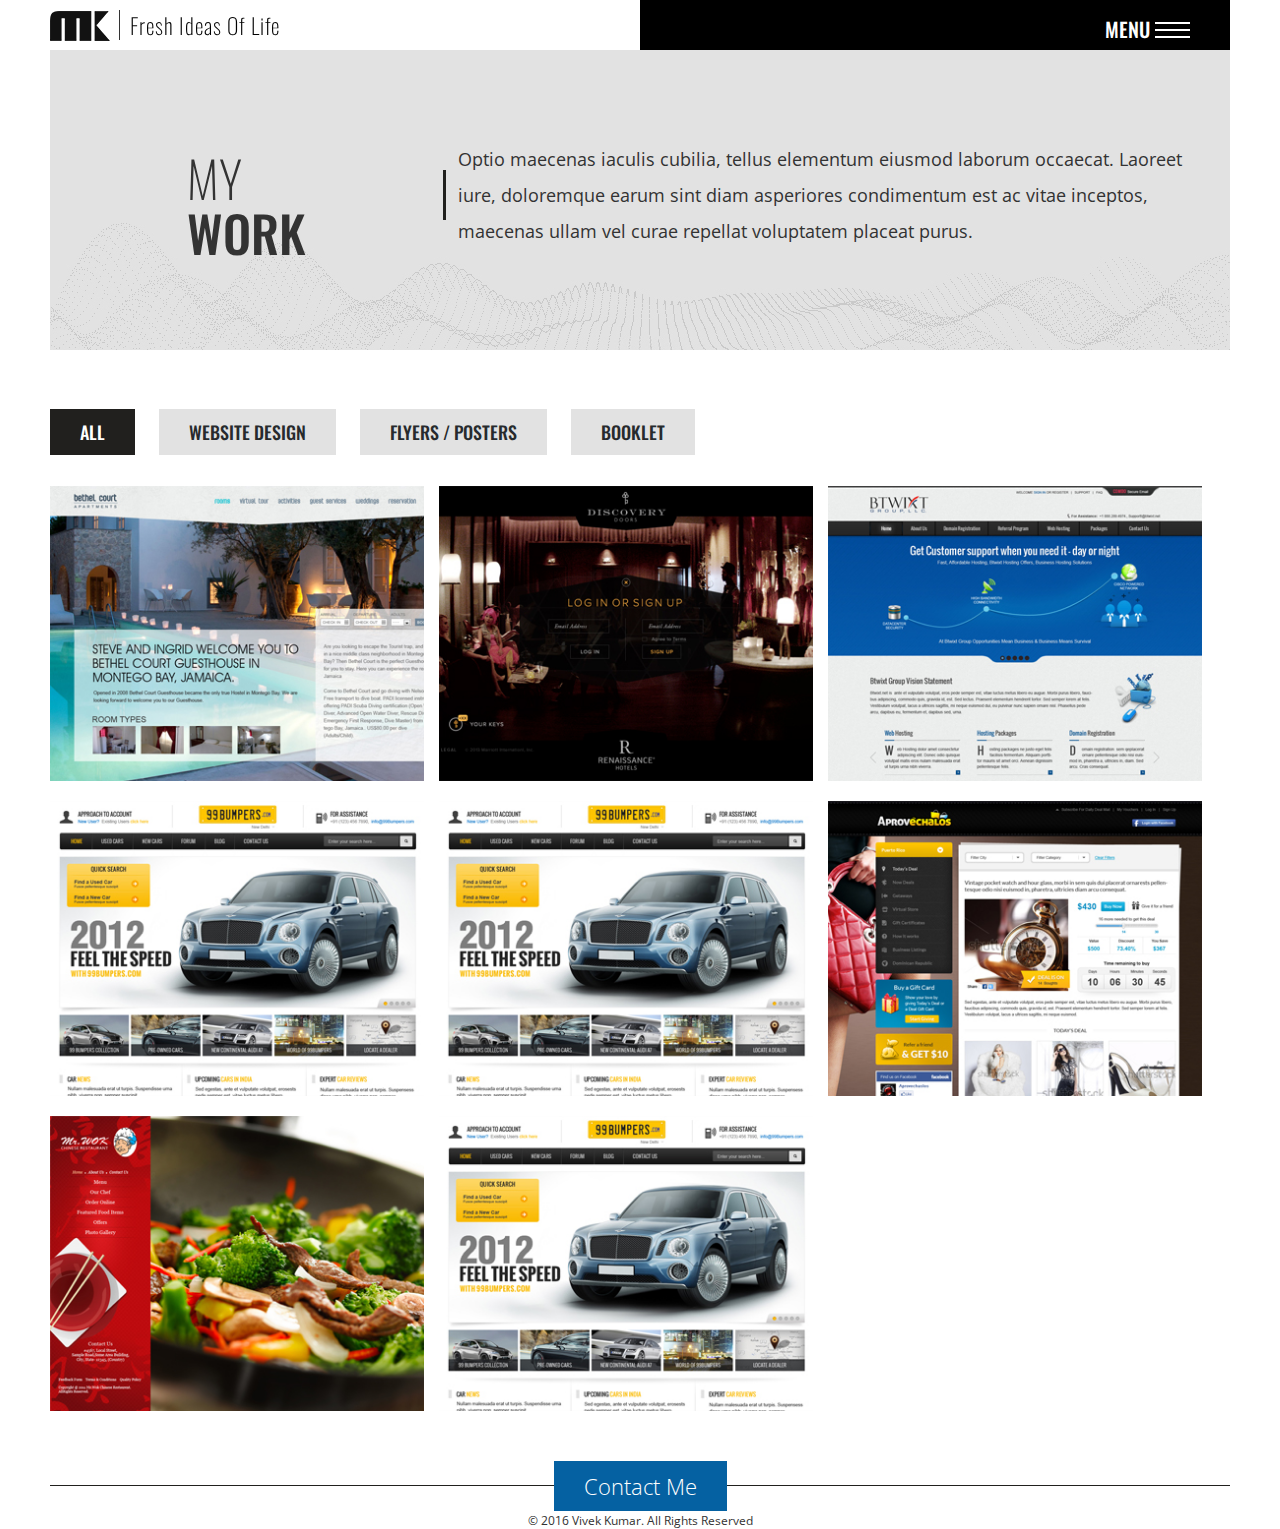
<file: work.html>
<!doctype html>
<html>
<head>
<meta charset="utf-8">
<meta name="viewport" content="width=device-width, initial-scale=1, maximum-scale=1">
<!--  Google Fonts -->
<link href="https://maxcdn.bootstrapcdn.com/font-awesome/4.6.3/css/font-awesome.min.css" rel="stylesheet">
<link href="https://fonts.googleapis.com/css?family=Open+Sans:300,300i,400,400i,600,600i,700,700i,800,800i|Oswald:300,400,700" rel="stylesheet">
<!-- CSS -->
<link rel="stylesheet" href="css/bootstrap.min.css">
<link rel="stylesheet" href="css/animate.css">
<link rel="stylesheet" href="css/animsition.css">
<link rel="stylesheet" href="css/style.css">
<link href="css/portfolio.css" rel="stylesheet" type="text/css">

<script src="https://ajax.googleapis.com/ajax/libs/jquery/1.12.4/jquery.min.js"></script> 
<script src="js/bootstrap.min.js"></script>

<title>MUNISH VERMA | UI/UX Desigenr</title>
</head>

<body>
	<div class="container-fluid wrapper">
    	<header>
            <!-- Main Navigation/Menu
            ====================================-->
            <nav id="tf-menu" class="navbar navbar-default navbar-fixed-top">
              
                    <div class="menu-wrapper">
                        <div class="navbar-header">
                            <a class="navbar-brand logo" href="#"><img src="images/logo.png" alt="logo"> <span>Fresh Ideas of life</span></a>
                        </div>
        
                        <a href="#" class="menu-toggle" data-toggle="modal" data-target=".menupopup">
                            <div class="menu-pop">
                                Menu <img src="images/menu.png" alt="menu bar">
                            </div>
                        </a>
                    </div>
                
                
            </nav>
            
            <!-- Modal Menu
    ====================================-->
    <div id="menuOne">
        <div class="modal fade menupopup" tabindex="-1" role="dialog">
            <div class="modal-ovelay"><!-- modal-ovelay -->
                <div class="close-text" data-dismiss="modal" aria-label="Close"><img src="images/close-icon.png" alt="close"></div>
                <ul class="list-unstyled menu-lists">
                    <li ><a href="index.html" class="animsition-link">Home</a></li>
                    <li><a href="about2.html" class="animsition-link">About</a></li>
                    <li class="active"><a href="work.html" class="animsition-link">Work</a></li>
                    <li><a href="services2.html" class="animsition-link">Services</a></li>
                    <li><a href="blog2.html" class="animsition-link">Blog</a></li>
                    <li><a href="contact2.html" class="animsition-link">Contact</a></li>
                </ul>
            </div>
        </div>
    </div>
        </header>
        <div class="banner">
        	<div class="col-md-4 text-center">
            	<h1><span>MY</span> WORK</h1>
            </div>
            <div class="col-md-8">
            	<p>Optio maecenas iaculis cubilia, tellus elementum eiusmod laborum occaecat. Laoreet iure, doloremque earum sint diam asperiores condimentum est ac vitae inceptos, maecenas ullam vel curae repellat voluptatem placeat purus.</p>
            </div>
            
        </div>
        <div class="container1">
       
    <div class="top"> </div>
    <section id="options" class="clearfix filter-option">
      <ul id="filters" class="option-set clearfix" data-option-key="filter">
        <li><a href="#filter" class="selected" data-option-value="*">All  </a></li>
        <li><a href="#filter" data-option-value=".website"> Website  Design </a></li>
        <li><a href="#filter" data-option-value=".flyers">Flyers / Posters</a></li>
        <li><a href="#filter" data-option-value=".booklet">Booklet</a></li>
        
      </ul>
    </section>
    <nav id="smoothmenu1" class="ddsmoothmenu" style="display:none">
              <ul>
              <li class="big"> </li>
              
              </ul>
      </nav>
    
    <div id="works-container" data-effect="slide-bottom">
      <div class="element website item da-thumbs " data-category="website">
        <div class="post"> 
			<a href="#" rel="prettyPhoto[gallery1]" title=""> 
				<div class="hover-bg">
                                <div class="border">
                                    <div class="hover-txt">
                                        <i class="fa fa-plus"></i>
                                        <h4>Luka Mockup Design</h4>
                                        <span>Photoshop</span>
                                    </div>
                                </div>
                 </div>
				<img src="images/portfolio1.jpg" alt="" class="img-responsive" />  
			</a>
        </div> 
      </div>
	  
	  <div class="element flyers item da-thumbs " data-category="flyers">
        <div class="post"> 
			<a href="#" rel="prettyPhoto[gallery1]" title=""> 
				<div class="hover-bg">
                                <div class="border">
                                    <div class="hover-txt">
                                        <i class="fa fa-plus"></i>
                                        <h4>Luka Mockup Design</h4>
                                        <span>Photoshop</span>
                                    </div>
                                </div>
                 </div>
				<img src="images/portfolio2.jpg" alt="" class="img-responsive" />
			</a>
        </div> 
      </div>
	  <div class="element flyers item da-thumbs " data-category="flyers">
        <div class="post"> 
			<a href="#" rel="prettyPhoto[gallery1]" title=""> 
				<div class="hover-bg">
                                <div class="border">
                                    <div class="hover-txt">
                                        <i class="fa fa-plus"></i>
                                        <h4>Luka Mockup Design</h4>
                                        <span>Photoshop</span>
                                    </div>
                                </div>
                 </div>
				<img src="images/portfolio3.jpg" alt="" class="img-responsive" />
			</a>
        </div> 
      </div>
	  <div class="element booklet item da-thumbs " data-category="booklet">
        <div class="post"> 
			<a href="#" rel="prettyPhoto[gallery1]" title=""> 
				<div class="hover-bg">
                                <div class="border">
                                    <div class="hover-txt">
                                        <i class="fa fa-plus"></i>
                                        <h4>Luka Mockup Design</h4>
                                        <span>Photoshop</span>
                                    </div>
                                </div>
                 </div>
				<img src="images/portfolio4.jpg" alt="" class="img-responsive" />
			</a>
        </div> 
      </div>
		  <div class="element website item da-thumbs " data-category="website">
        <div class="post"> 
			<a href="#" rel="prettyPhoto[gallery1]" title=""> 
				<div class="hover-bg">
                                <div class="border">
                                    <div class="hover-txt">
                                        <i class="fa fa-plus"></i>
                                        <h4>Luka Mockup Design</h4>
                                        <span>Photoshop</span>
                                    </div>
                                </div>
                 </div>
				<img src="images/portfolio4.jpg" alt="" class="img-responsive" />  
			</a>
        </div> 
      </div>
	  
	  <div class="element website item da-thumbs " data-category="website">
        <div class="post"> 
			<a href="#" rel="prettyPhoto[gallery1]" title=""> 
				<div class="hover-bg">
                                <div class="border">
                                    <div class="hover-txt">
                                        <i class="fa fa-plus"></i>
                                        <h4>Luka Mockup Design</h4>
                                        <span>Photoshop</span>
                                    </div>
                                </div>
                 </div>
				<img src="images/portfolio5.jpg" alt="" class="img-responsive" />
			</a>
        </div> 
      </div>
	  <div class="element  booklet item da-thumbs " data-category="booklet">
        <div class="post"> 
			<a href="#" rel="prettyPhoto[gallery1]" title=""> 
				<div class="hover-bg">
                                <div class="border">
                                    <div class="hover-txt">
                                        <i class="fa fa-plus"></i>
                                        <h4>Luka Mockup Design</h4>
                                        <span>Photoshop</span>
                                    </div>
                                </div>
                 </div>
				<img src="images/portfolio6.jpg" alt="" class="img-responsive" />
			</a>
        </div> 
      </div>
	  <div class="element flyers item da-thumbs " data-category="flyers">
        <div class="post"> 
			<a href="#" rel="prettyPhoto[gallery1]" title=""> 
				<div class="hover-bg">
                                <div class="border">
                                    <div class="hover-txt">
                                        <i class="fa fa-plus"></i>
                                        <h4>Luka Mockup Design</h4>
                                        <span>Photoshop</span>
                                    </div>
                                </div>
                 </div>
				<img src="images/portfolio4.jpg" alt="" class="img-responsive" />
			</a>
        </div> 
      </div>
      </div>
    </div>
       <div class="clearfix"></div>
        <footer>
			<div class="footer-contact">
				<a href="#" class="btn-contact">Contact Me</a>
			</div>
			<p>&copy; 2016 Vivek Kumar. All Rights Reserved</p>
        </footer>
    </div>
    <!-- JS -->	
     <script type="text/javascript" src="js/jquery-1.8.2.min.js"></script>
    <script type="text/javascript" src="js/jquery.isotope.min.js"></script>

    <script type="text/javascript">
    
    $(function () {
     // new UISearch( document.getElementById( 'sb-search' ) );
		//	var $container = $('#works-container');
			//------ISOTOPE------------- 
         var $container = $('#works-container');
         $container.isotope({
         itemSelector : '.element',
         layoutMode: 'fitRows',
         cellsByRow: {
         columnWidth: 159,
          rowHeight: 195
        }
      });
      
      var $optionSets = $('#options .option-set'),
      
        $optionLinks = $optionSets.find('a');
        $optionLinks.click(function(){
            var $this = $(this);
              // don't proceed if already selected
              if ( $this.hasClass('selected') ) {
                return false;
              }
              var $optionSet = $this.parents('.option-set');
              
              $optionSet.find('.selected').removeClass('selected');
              $this.addClass('selected');
        
              // make option object dynamically, i.e. { filter: '.my-filter-class' }
              var options = {},
                  key = $optionSet.attr('data-option-key'),
                  value = $this.attr('data-option-value');
              // parse 'false' as false boolean
              value = value === 'false' ? false : value;
              options[ key ] = value;
              if ( key === 'layoutMode' && typeof changeLayoutMode === 'function' ) {
                // changes in layout modes need extra logic
                changeLayoutMode( $this, options );
              } else {
                // otherwise, apply new options
                $container.isotope( options );
              }
              
              return false;
        }); 
		});
		/* ]]> */
    </script>
</body>
</html>
</file>
<file: css/style.css>
@charset "utf-8";
/* CSS Document */
html,body, .wrapper{height:100%; font-family: 'Open Sans', sans-serif;}

.wrapper{padding-left:50px; padding-right:50px; position:relative;}
header,footer{height:50px;}
.home-wrapper, .banner{background:url(../images/waves.gif) no-repeat bottom #e2e2e2; height:calc(100% - 100px); display:flex; align-items:center;}
.banner{
	height: 300px;
    background-position: 0px 200%;
	margin-bottom:70px;
}
.banner h1{
	font-size:50px;
	font-family: 'Oswald', sans-serif;
	text-align: left;
    display: inline-block;
}
.banner h1 span{display:block;font-weight:100;}
.banner p{font-size:18px; line-height:2em; position:relative}
.banner p:before{
	    height: 50px;
    background: #21201e;
    width: 3px;
    content: "";
    margin: auto 0px;
    top: 0px;
    bottom: 0px;
    left: -15px;
    position: absolute;
    right: 0px;
	}

/* Navigation 
========================*/
a.navbar-brand.logo {
  font-family: 'Oswald', sans-serif;
  font-weight: 900;
  font-size: 30px;
  font-weight: bolder;
  letter-spacing: 1px;
  text-transform: uppercase;
  color: #000000;
  margin-left: 0px;
  padding: 10px 0px;
}
.navbar-brand>img{display:inline-block}
a.navbar-brand.logo  span{font-size:22px; font-weight:200;display:inline-block; text-transform:capitalize;    padding: 5px 10px;
    border-left: 1px solid #333;}
#tf-menu {
  padding: 0;
  background: transparent;
  border: 0;
  border-radius: 0;
  height: 90px;
  overflow: hidden;
  margin-bottom: 0;
  width:calc(100% - 100px);
  left:0px;
  right:0px;
  margin:0px auto;
}
#tf-menu-wide {
  padding: 0;
  border: 0;
  border-radius: 0;
  height: 90px;
  overflow: hidden;
  margin-bottom: 0;
}

#tf-menu-wide{

background: -moz-linear-gradient(left,  #ffffff 0%, #ffffff 50%, #000000 50%, #000000 100%); 
background: -webkit-linear-gradient(left,  #ffffff 0%,#ffffff 50%,#000000 50%,#000000 100%); 
background: linear-gradient(to right,  #ffffff 0%,#ffffff 50%,#000000 50%,#000000 100%);

}

.navbrand-holder{

}

#menuOne .modal{background:rgba(0,0,0,0.5);}

.menu-wrapper {
  position: relative;
  background-color: #fff !important;
  display:inline-block;
  width: 100%;
}
a.menu-toggle {
  font-family: 'Oswald', sans-serif;
  font-size: 20px;
  text-transform: uppercase;
  font-weight: 500;
  width: 50%;
  background-color: #000000;
  display: inline-block;
  color: #ffffff;
  float: right;
  text-align: right;
  height: 50px;
  padding:15px 40px 7px;
  -webkit-backface-visibility: hidden;
    backface-visibility: hidden;
}
.menu-pop > i.fa {
  margin-left: 10px !important;
}
.menu-pop > img {
  margin-top: -5px !important;
}
/* Modal Popup Styles
===========================================*/
.modal-open {
  overflow: auto;
  padding-right: 0 !important;
}

#menuTwo .modal,
#menuOne .modal{
  -webkit-backface-visibility: hidden;
    backface-visibility: hidden;
    -webkit-transform: translateY(-350px);
      -moz-transform: translateY(-350px);
        -ms-transform: translateY(-350px);
          -o-transform: translateY(-350px);
            transform: translateY(-350px);
  -webkit-transition: all 0.5s;
   -moz-transition: all 0.5s;
   -o-transition: all 0.5s;
  transition: all 0.5s;
}
#menuTwo .modal.fade.in,
#menuOne .modal.fade.in {
  -webkit-transform: translateY(0);
      -moz-transform: translateY(0);
        -ms-transform: translateY(0);
          -o-transform: translateY(0);
            transform: translateY(0);
}
#menuOne .modal-ovelay{
 position: fixed;
  background-color: rgba(33,32,31, 0.96);
  opacity: 1 !important;
  width: 50%;
  margin-right: 0;
  top: 0;
  bottom: 0;
  left: auto;
  right: 0;
  display:flex;
  align-items:center;
}

.fade,
.modal,
.fade.in {
  opacity: 1;
  background-color: transparent;
}
ul.menu-lists li {
  position: relative;
 font-family: 'Oswald', sans-serif;
  font-size: 24px;
  font-weight: 300;
 
  color: #FFFFFF;
  text-align: left;
  border-bottom:1px solid #777;
}
ul.menu-lists li a{
	color: #757575;
	    transition:all 1s ease-in-out ;
		display:block;
		padding:15px 0px;
	}
ul.menu-lists li a:before{padding-right:0px; font-family:'FontAwesome';
	content:'\f0da';
	font-size:16px;
	display:none; }
ul.menu-lists li.active > a, ul.menu-lists li > a:hover{ color: #1b87d3; text-decoration:none; }
ul.menu-lists li.active > a:before, ul.menu-lists li > a:hover:before{
	display:inline;
	padding-right:30px;
}
ul.menu-lists {
  /*position: absolute;
  top: 30%;
  left: 10%;*/
  margin-left:50px;
  width:calc(50% - 50px);
}

.close-text {
  font-family: 'Montserrat', sans-serif;
  text-transform: uppercase;
  font-weight: 900;
  font-size: 14px;
  cursor: pointer;
  line-height: 55px;
  letter-spacing: 1px;
  position: absolute;
  right: 30px;
  top: 30px;
  color: #ffffff;
}

.caption-content2{
	margin: 0px auto;
	text-align:center;
	width:calc(100% - 100px);
}
.caption-content2 h1 {
    font-size: 60px;
    font-weight: bold;
    color: #fff;
}
.caption-content2  .supline{color:#272b2d; font-size:20px; font-family: 'Open Sans', sans-serif; font-weight:200}
.caption-content2  .tagline{font-family: 'Oswald', sans-serif; color:#272b2d; font-size:50px; text-transform:uppercase; font-weight:bold; margin-bottom:30px; position:relative}
.caption-content2  .tagline:after{    height: 5px;
    width: 100px;
    background: #0561a2;
    margin: 0px auto;
    content: '';
    position: absolute;
    bottom: -20px;
    left: 0px;
    right: 0px;}
.caption-content2  .subline{ color:#272b2d;font-size:32px; font-family: 'Open Sans', sans-serif; font-weight:200}

footer{
	font-size:12px;
	text-align:center;
	margin-top:40px;
}
footer p{margin-top:10px;}
.footer-contact{
	position:relative;
	text-align:center;	
}

.footer-contact .btn-contact{
	background:#0561a2;
	padding:10px 30px;
	color:#fff;
	font-size:22px;	
	position:relative;
	z-index:2;
	margin-bottom:10px;
	font-weight:100;
}
.footer-contact .btn-contact:hover{
	text-decoration:none;
	background: #21201e;
}

.footer-contact:after{
	background:#21201e;
    width: 100%;
    content: "";
    height: 1px;
    position: absolute;
    left: 0px;
    top: 45%;
    margin: 0px auto;
	z-index:1
    
}
/******************************************************************************************
					MEDIA QUERY LAYOUT STRUCTURE
				
@media (max-width: 767px) {XS DEVICE- EXTRA small:  for Mobile and Tablet}				
@media (min-width: 768px) and (max-width: 991px) {SMALL DEVICE- iPad Protlat and old Desktop view}
@media (min-width: 992px) and (max-width: 1199px) {MEDIUM DEVICE- iPad Landscap and large Desktop view}
@media (min-width: 1200px) {LARGE DEVICE- Projector EXTRA large Desktop view}
				
/******************************************************************************************/
@media (max-width: 767px) {
	.wrapper {
		padding-left: 15px;
		padding-right: 15px;
	}
	#tf-menu{width: calc(100% - 30px);}
	a.menu-toggle,#menuOne .modal-ovelay{width: 70%;}
	ul.menu-lists {
		margin-left: 20px;
		width: calc(100% - 40px);
	}
	ul.menu-lists li{font-size:20px;}
	ul.menu-lists li.active > a::before, ul.menu-lists li > a:hover::before {
		display: inline;
		padding-right: 15px;
	}
	.navbar-header{float:left;}
	a.navbar-brand.logo{padding:0px 0px 5px;}
	a.navbar-brand.logo  span{border:0px; padding-left:0px; font-size:14px; display:block}
	
	.navbar-brand>img{width:30%}
	a.menu-toggle{width:60%;}
	#menuOne .modal-ovelay{width:70%;}
}	
@media (min-width: 768px) and (max-width: 991px) {
	#menuOne .modal-ovelay{width:70%}
	
	
}
</file>
<file: css/portfolio.css>
/*--------------------------------------------------------------------------- 
		Header
-----------------------------------------------------------------------------*/
.logo{ margin:0px; float:left; }
/*h1.logo a{ width:167px; height:84px; display:block; background:url(../images/logo.png) no-repeat; text-indent:-99999px;}*/

span.ads{ float:right; margin:0; }
span.ads a img{ margin:35px 0 40px 0; float:left; border:1px solid #f0f0f0; padding:2px;}
span.ads img{ margin-bottom:0; float:left;}

/*menu*/
.main-menu{background:url(../images/box-bg.png) repeat; border-top:1px solid #007dbd; border-bottom:1px solid #007dbd; width:100%; float:left;}
nav select { display: none; }

nav h3{color:#fff; font-size:30px; line-height:61px; font-weight:normal; margin:0px; padding:0px;}
nav.ddsmoothmenu ul { list-style-type: none; margin: 0 0 0 0; padding: 0; z-index:100; float:left;}
.ddsmoothmenu ul li.big { color:#007DBD; font-size:30px; line-height:61px; font-weight:normal; margin:0px; padding:0px; }
.ddsmoothmenu ul li.iphone{display:none}
.ddsmoothmenu ul li a { color: #fff; display: block; padding:15px 24px;}

.ddsmoothmenu ul li a.current { color:#fff; border-top:1px solid #54be14; background:#54be14; margin-bottom:-2px;}
.ddsmoothmenu ul li a.current:hover{ color:#fff !important;}
* html .ddsmoothmenu ul li a { display: inline-block; }
.ddsmoothmenu ul li ul { display: none; float:left; left: 0; position: absolute; visibility: hidden; padding:0; background: #000; background:rgba(0,0,0, .7); z-index:500; margin-top:2px; border-top:0; }
	
.ddsmoothmenu ul li ul li { text-transform:none; display: list-item; float: none; margin-left:0px; padding:0px 0px; font-weight:600; }
.ddsmoothmenu ul li ul li.no-border{ border-top:0}
.ddsmoothmenu ul li ul li a { color:#eee; font-size:12px; margin: 0 0 0 0; padding:12px 15px; width: 175px; background:0; border-left:0;  border-top-width: 0 }
.ddsmoothmenu ul li ul li a:hover { background:#54be14; width: 163px; border-left: 2px solid #fff; color: #eee !important; font-weight:600; padding-left: 25px;}
* html .ddsmoothmenu { height: 1%;}

.downarrowclass {  position: absolute; right: 7px; top: 14px; display:none;  }
.rightarrowclass { position: absolute; right: 5px; top: 13px; display:none; }

.ddshadow { height: 0; margin-top: 100px; position: absolute; top: 0; width: 0; }
.toplevelshadow { opacity: 0.8; }

.main-menu2{ position: absolute; bottom: -55px; z-index: 99;}

.social-popbox{ float:right; margin-top: 7px;}
/*--------------------------------------------------------------------------
		Layout
-----------------------------------------------------------------------------*/
#page_wrap, .header_wrap, .wrapp{ margin: 0 auto;  max-width: 68.75em; padding:0;  /* 988px / 16px = 61.75em */}
.container_wrap{ padding:0; float:left; width:100%; background: rgba(255, 255, 255, 1); } 




/*---------------------------------------------------------------------------
		Portfolio
-----------------------------------------------------------------------------*/
#works-container{ width:100%; float:left; margin-bottom:0px;}
#filters{ padding:0; margin:0 0 0 10px; /*width:100%;*/ float:left; text-align:center;}
.filter-option{ margin:0px 0 40px -10px !important; width:100%; float:left;}
#filters li{list-style:none; display:inline-block; color:#313131; font-size: 14px; font-weight: 600; margin-right:20px;}
#filters li a{text-decoration: none;
    color: #272a2d;
    background: #e2e2e2;
    text-transform: uppercase;
    font-family: 'Oswald', sans-serif;
    font-weight: 500;
    font-size: 18px;
    padding: 10px 30px;}
#filters li a:hover{ color:#00254e; -webkit-transition: all 0.9s ease; -moz-transition: all 0.9s ease-in-out; -o-transition: all 0.9s ease-in-out; -ms-transition: all 0.9s ease-in-out; transition: all 0.9s ease-in-out;}
#filters li a:active{outline:none}
#filters li a.selected{color:#fff; background:#21201e}
#works-container .element { margin:0px 15px 15px 0px; overflow: hidden; position: relative; width:calc(33% - 15px); height:300px;  /*width:159px !important; height:195px !important;*/ background:#fff;   }

/*#filters li:after { content:"/" ; color:#ecb200}*/
#filters li:last-child:after { content:" " }
/*#works-container .element .post{height:195px !important;} */

#works-container .element:hover h3.entry-title{ display: none;}
#works-container .element h3.entry-title{ font-size: 14px; background: #f5f5f5; position: absolute; bottom: 0px; display: block; text-align: center; margin-bottom: 0; padding:0; border-bottom: 0; width: 100%; color: #00254e;  padding: 5px 0;}
.post a div h2{ color: #00254e; border-bottom: 0; margin-top: 15px; font-size: 14px;}
.post a div small, .post a div strong{display: block; font-size:12px; color:#686868;  font-size: 12px;
    font-weight: normal;
    margin: 10px 0; }
.post a div small{margin-top:10px; }

.post a div .btn-link{background:#00254e !important; font-size:12px; color:#fff; width:100%; margin-top:15px;}

/*work with text*/
.work-with-text .element{ margin:0 38px 38px 0; padding-bottom: 170px; overflow: hidden; position: relative; width:245px !important; height:235px !important; background:#fff;}
.work-with-text .element:hover h3.entry-title{ display: block !important;}
.work-with-text .element h3.entry-title{ font-size: 18px !important; background: none !important; position: inherit !important; bottom: 0px; display: block; text-align: center; margin-bottom: 15px !important; padding:0; border-bottom: 0; width: 100%; color: #181818 !important; border-top:0; border-bottom:0; padding: 0;}
.work-with-text .element .details{ width: 100%; display: block; text-align: center;}

/*for sidebar only*/
.work-sidebar{ padding:0; margin:0 0 60px -10px!important; width:106% !important;}
.work-sidebar .element{ margin:7px 7px 20px 7px !important; float: left; overflow: hidden; position: relative; width:245px; height:235px; padding:0;}
/* Start: Recommended Isotope styles */
/**** Isotope Filtering ****/
.isotope-item { z-index: 2; }
.isotope-hidden.isotope-item { pointer-events: none; z-index: 1; }
/**** Isotope CSS3 transitions ****/
.isotope,
.isotope .isotope-item { -webkit-transition-duration: 0.8s; -moz-transition-duration: 0.8s; -o-transition-duration: 0.8s; transition-duration: 0.8s; }
.isotope { -webkit-transition-property: height, width; -moz-transition-property: height, width; -o-transition-property: height, width;
transition-property: height, width; }
.isotope .isotope-item { -webkit-transition-property: -webkit-transform, opacity; -moz-transition-property:    -moz-transform, opacity;
-o-transition-property: top, left, opacity; transition-property:         transform, opacity;
}
/**** disabling Isotope CSS3 transitions ****/
.isotope.no-transition,
.isotope.no-transition .isotope-item,
.isotope .isotope-item.no-transition { -webkit-transition-duration: 0s; -moz-transition-duration: 0s; -o-transition-duration: 0s;transition-duration: 0s; }
.isotope.infinite-scrolling { -webkit-transition: none; -moz-transition: none; -o-transition: none; transition: none; }
#container #works-container .element{ width:180px; height:137px;}
#filterable{width:100%; float:left; margin-bottom:20px; margin-left:10px; }
#filterable ul li{ float:left; margin-bottom:5px;}
#filterable ul li a{ font-size:12px; padding:7px 10px; float:left; color:#fff; border:1px solid #149dd1; background:#20ace2; text-shadow:0 1px 1px #149dd1;  -webkit-border-radius: 4px; -moz-border-radius: 47px; -o-border-radius: 4px; border-radius: 4px;}

/*#works-container .element .post a div{ position: absolute; background:#f5f5f5; width: 100%; height: 100%; text-align: center; padding:0px}*/
#works-container .element .post a div span.image-hover-icon{ background:url(../images/image-icon.png) no-repeat center #007DBD; width:45px; height:45px; margin:0 auto; display:block; -webkit-border-radius: 2px; -moz-border-radius: 2px;-o-border-radius: 2px; border-radius: 2px;}
#works-container .element .post a div span.image-link-icon{ background:url(../images/link-icon.png) no-repeat center #007DBD; width:45px; height:45px; margin:0 auto;  display:block; -webkit-border-radius: 2px; -moz-border-radius: 2px;-o-border-radius: 2px; border-radius: 2px;}
#works-container .element .post a div span.image-video-icon{ background:url(../images/video-icon.png) no-repeat center #007DBD; width:45px; height:45px; margin:0 auto; display:block; -webkit-border-radius: 2px; -moz-border-radius: 2px;-o-border-radius: 2px; border-radius: 2px;}


.hover-bg {
  position: absolute;
  background-color: rgba(33, 32, 30, 0.7);
  width: 100%;
  height: 100%;
  opacity: 0;
  -webkit-transition: all 0.5s;
   -moz-transition: all 0.5s;
   -o-transition: all 0.5s;
  transition: all 0.5s;
  padding:20px;
}

.hover-txt {
  padding: 30px 30px 40px 30px;
  position: absolute;
  bottom: 0;
  height:40%;
  top:0px;
  left:0px;
  right:0px;
  margin:auto;
  text-align:center;
  color: #ffffff;
  -webkit-backface-visibility: hidden;
    backface-visibility: hidden;
  -webkit-transition: all 0.5s;
   -moz-transition: all 0.5s;
   -o-transition: all 0.5s;
  transition: all 0.5s;
  -webkit-transform: translateY(-100px);
      -moz-transform: translateY(-100px);
        -ms-transform: translateY(-100px);
          -o-transform: translateY(-100px);
            transform: translateY(-100px);
}

#works-container .element:hover .hover-bg{
  opacity: 1;
}
#works-container .element:hover .hover-bg .hover-txt{
  -webkit-transform: translateY(0);
      -moz-transform: translateY(0);
        -ms-transform: translateY(0);
          -o-transform: translateY(0);
            transform: translateY(0);
}

.border {
    border: 4px solid #F0EBEB;
    display: block;
    height: 100%;
    width: 100%;
	background-color: rgba(5, 97, 162, 0.7);
}






.work{ float:left; width:46.4%; margin:0 40px 40px 0; text-align:center; }
.work .post a div span.image-link-icon{background:url(../images/link-icon.png) no-repeat center rgba(84,190,20, 1); width:45px; height:45px; margin:0 0 0 auto; margin-top:0; display:block; bottom:0; right:0; position:absolute;}
.work h3{ font-weight:700; font-size:16px;}
.work h3 a{ color:#141414;}
.work .post a div h3{padding:20px 20px 0 20px; color:#999; font-weight:700; font-size:18px; color:#f0f0f0;}
.work .post a div p{ padding:0 20px; color:#999; font-size:13px; line-height:24px;}

.work-col3{ width:30.3%; margin:0 30px 30px 0;}

@media (max-width: 767px) {
		#works-container .element{width:100%;  height:100%}
		#works-container .element img{width:100%}
}
</file>
<file: assets/css/main.css>
/**
* Template Name: Style
* Template URL: https://bootstrapmade.com/style-bootstrap-portfolio-template/
* Updated: Jul 02 2025 with Bootstrap v5.3.7
* Author: BootstrapMade.com
* License: https://bootstrapmade.com/license/
*/

@charset "UTF-8";

/*--------------------------------------------------------------
# Font & Color Variables
# Help: https://bootstrapmade.com/color-system/
--------------------------------------------------------------*/
/* Fonts */
:root {
  --default-font: "Roboto",  system-ui, -apple-system, "Segoe UI", Roboto, "Helvetica Neue", Arial, "Noto Sans", "Liberation Sans", sans-serif, "Apple Color Emoji", "Segoe UI Emoji", "Segoe UI Symbol", "Noto Color Emoji";
  --heading-font: "Quicksand",  sans-serif;
  --nav-font: "Open Sans",  sans-serif;
}

/* Global Colors - The following color variables are used throughout the website. Updating them here will change the color scheme of the entire website */
:root { 
  --background-color: #ffffff; /* Background color for the entire website, including individual sections */
  --default-color: #314862; /* Default color used for the majority of the text content across the entire website */
  --heading-color: #13447f; /* Color for headings, subheadings and title throughout the website */
  --accent-color: #065cc2; /* Accent color that represents your brand on the website. It's used for buttons, links, and other elements that need to stand out */
  --surface-color: #ffffff; /* The surface color is used as a background of boxed elements within sections, such as cards, icon boxes, or other elements that require a visual separation from the global background. */
  --contrast-color: #ffffff; /* Contrast color for text, ensuring readability against backgrounds of accent, heading, or default colors. */
}

/* Nav Menu Colors - The following color variables are used specifically for the navigation menu. They are separate from the global colors to allow for more customization options */
:root {
  --nav-color: #314862;  /* The default color of the main navmenu links */
  --nav-hover-color: #065cc2; /* Applied to main navmenu links when they are hovered over or active */
  --nav-mobile-background-color: #11427d; /* Used as the background color for mobile navigation menu */
  --nav-dropdown-background-color: #065cc2; /* Used as the background color for dropdown items that appear when hovering over primary navigation items */
  --nav-dropdown-color: #acc4e0; /* Used for navigation links of the dropdown items in the navigation menu. */
  --nav-dropdown-hover-color: #ffffff; /* Similar to --nav-hover-color, this color is applied to dropdown navigation links when they are hovered over. */
}

/* Color Presets - These classes override global colors when applied to any section or element, providing reuse of the sam color scheme. */

.light-background {
  --background-color: #f7faff;
  --surface-color: #ffffff;
}

.dark-background {
  --background-color: #065cc2;
  --default-color: #ffffff;
  --heading-color: #ffffff;
  --accent-color: #afcdf1;
  --surface-color: #2973cc;
  --contrast-color: #ffffff;
}

/* Smooth scroll */
:root {
  scroll-behavior: smooth;
}

/*--------------------------------------------------------------
# General Styling & Shared Classes
--------------------------------------------------------------*/
body {
  color: var(--default-color);
  background-color: var(--background-color);
  font-family: var(--default-font);
}

a {
  color: var(--accent-color);
  text-decoration: none;
  transition: 0.3s;
}

a:hover {
  color: color-mix(in srgb, var(--accent-color), transparent 25%);
  text-decoration: none;
}

h1,
h2,
h3,
h4,
h5,
h6 {
  color: var(--heading-color);
  font-family: var(--heading-font);
}

/* PHP Email Form Messages
------------------------------*/
.php-email-form .error-message {
  display: none;
  background: #df1529;
  color: #ffffff;
  text-align: left;
  padding: 15px;
  margin-bottom: 24px;
  font-weight: 600;
}

.php-email-form .sent-message {
  display: none;
  color: #ffffff;
  background: #059652;
  text-align: center;
  padding: 15px;
  margin-bottom: 24px;
  font-weight: 600;
}

.php-email-form .loading {
  display: none;
  background: var(--surface-color);
  text-align: center;
  padding: 15px;
  margin-bottom: 24px;
}

.php-email-form .loading:before {
  content: "";
  display: inline-block;
  border-radius: 50%;
  width: 24px;
  height: 24px;
  margin: 0 10px -6px 0;
  border: 3px solid var(--accent-color);
  border-top-color: var(--surface-color);
  animation: php-email-form-loading 1s linear infinite;
}

@keyframes php-email-form-loading {
  0% {
    transform: rotate(0deg);
  }

  100% {
    transform: rotate(360deg);
  }
}

/*--------------------------------------------------------------
# Global Header
--------------------------------------------------------------*/
.header {
  --background-color: rgba(255, 255, 255, 0);
  color: var(--default-color);
  background-color: var(--background-color);
  padding: 15px 0;
  transition: all 0.5s;
  z-index: 997;
}

.header .logo {
  line-height: 1;
}

.header .logo img {
  max-height: 32px;
  margin-right: 8px;
}

.header .logo h1 {
  font-size: 30px;
  margin: 0;
  font-weight: 700;
  color: var(--heading-color);
}

/*--------------------------------------------------------------
# Navigation Menu
--------------------------------------------------------------*/
/* Navmenu */
.mobile-nav-toggle {
  color: var(--nav-color);
  position: fixed;
  top: 20px;
  right: 20px;
  font-size: 32px;
  line-height: 0;
  cursor: pointer;
  display: block !important;
  z-index: 998;
  transition: 0.3s;
}

.mobile-nav-toggle:hover {
  color: var(--nav-hover-color);
}

.navmenu {
  position: fixed;
  top: 0;
  bottom: 0;
  right: -300px;
  z-index: 997;
  transition: 0.3s;
  width: 300px;
  overflow: hidden;
}

.navmenu .profile-img img {
  margin: 15px auto;
  display: block;
  width: 160px;
  border: 8px solid color-mix(in srgb, var(--contrast-color), transparent 85%);
}

.navmenu .logo {
  line-height: 1;
  margin-bottom: 15px;
}

.navmenu .logo img {
  max-height: 32px;
  margin-right: 8px;
}

.navmenu .logo h1 {
  font-size: 24px;
  margin: 0;
  font-weight: 700;
  color: var(--contrast-color);
}

.navmenu .social-links {
  margin: 0 0 20px 0;
}

.navmenu .social-links a {
  font-size: 16px;
  display: inline-flex;
  align-items: center;
  justify-content: center;
  padding: 0;
  background: color-mix(in srgb, var(--contrast-color), transparent 90%);
  color: var(--contrast-color);
  margin: 0 2px;
  border-radius: 50%;
  width: 40px;
  height: 40px;
  transition: 0.3s;
}

.navmenu .social-links a i {
  margin: 0;
}

.navmenu .social-links a:hover {
  color: var(--contrast-color);
  background: var(--accent-color);
}

.navmenu ul {
  display: block;
  list-style: none;
  padding: 10px 0;
  margin: 0;
  overflow-y: auto;
  transition: 0.3s;
  z-index: 998;
}

.navmenu a,
.navmenu a:focus {
  color: var(--nav-dropdown-color);
  padding: 10px 20px;
  font-family: var(--nav-font);
  font-size: 17px;
  font-weight: 500;
  display: flex;
  align-items: center;
  justify-content: space-between;
  white-space: nowrap;
  transition: 0.3s;
}

.navmenu a i,
.navmenu a:focus i {
  font-size: 12px;
  line-height: 0;
  margin-left: 5px;
  width: 30px;
  height: 30px;
  display: flex;
  align-items: center;
  justify-content: center;
  border-radius: 50%;
  transition: 0.3s;
  background-color: color-mix(in srgb, var(--accent-color), transparent 90%);
}

.navmenu a i:hover,
.navmenu a:focus i:hover {
  background-color: var(--accent-color);
  color: var(--contrast-color);
}

.navmenu a:hover,
.navmenu .active,
.navmenu .active:focus {
  color: var(--nav-dropdown-hover-color);
}

.navmenu .active i,
.navmenu .active:focus i {
  background-color: var(--accent-color);
  color: var(--contrast-color);
  transform: rotate(180deg);
}

.navmenu .dropdown ul {
  position: static;
  display: none;
  z-index: 99;
  padding: 10px 0;
  margin: 10px 20px;
  box-shadow: none;
  transition: all 0.5s ease-in-out;
}

.navmenu .dropdown>.dropdown-active {
  display: block;
  background-color: var(--nav-dropdown-background-color);
  border: 1px solid color-mix(in srgb, var(--nav-dropdown-color), transparent 90%);
}

.mobile-nav-active {
  overflow: hidden;
}

.mobile-nav-active .mobile-nav-toggle {
  right: 310px;
  font-size: 36px;
}

.mobile-nav-active .navmenu {
  position: fixed;
  overflow: hidden;
  top: 0;
  bottom: 0;
  right: 0;
  background-color: var(--nav-mobile-background-color);
  transition: 0.3s;
}

/*--------------------------------------------------------------
# Global Footer
--------------------------------------------------------------*/
.footer {
  color: var(--default-color);
  background-color: var(--background-color);
  font-size: 14px;
  padding: 40px 0;
  position: relative;
}

.footer .copyright p {
  margin-bottom: 0;
}

.footer .social-links {
  margin-top: 20px;
}

.footer .social-links a {
  display: flex;
  align-items: center;
  justify-content: center;
  width: 40px;
  height: 40px;
  border-radius: 50%;
  border: 1px solid color-mix(in srgb, var(--default-color), transparent 50%);
  font-size: 16px;
  color: color-mix(in srgb, var(--default-color), transparent 50%);
  margin: 0 5px;
  transition: 0.3s;
}

.footer .social-links a:hover {
  color: var(--accent-color);
  border-color: var(--accent-color);
}

.footer .credits {
  margin-top: 10px;
  font-size: 13px;
  text-align: center;
}

/*--------------------------------------------------------------
# Scroll Top Button
--------------------------------------------------------------*/
.scroll-top {
  position: fixed;
  visibility: hidden;
  opacity: 0;
  right: 15px;
  bottom: -15px;
  z-index: 99999;
  background-color: var(--accent-color);
  width: 44px;
  height: 44px;
  border-radius: 50px;
  transition: all 0.4s;
}

.scroll-top i {
  font-size: 24px;
  color: var(--contrast-color);
  line-height: 0;
}

.scroll-top:hover {
  background-color: color-mix(in srgb, var(--accent-color), transparent 20%);
  color: var(--contrast-color);
}

.scroll-top.active {
  visibility: visible;
  opacity: 1;
  bottom: 15px;
}

/*--------------------------------------------------------------
# Disable aos animation delay on mobile devices
--------------------------------------------------------------*/
@media screen and (max-width: 768px) {
  [data-aos-delay] {
    transition-delay: 0 !important;
  }
}

/*--------------------------------------------------------------
# Global Page Titles & Breadcrumbs
--------------------------------------------------------------*/
.page-title {
  color: var(--default-color);
  background-color: var(--background-color);
  padding: 25px 0;
  position: relative;
}

.page-title h1 {
  font-size: 24px;
  font-weight: 700;
}

.page-title .breadcrumbs ol {
  display: flex;
  flex-wrap: wrap;
  list-style: none;
  padding: 0;
  margin: 0;
  font-size: 14px;
  font-weight: 400;
}

.page-title .breadcrumbs ol li+li {
  padding-left: 10px;
}

.page-title .breadcrumbs ol li+li::before {
  content: "/";
  display: inline-block;
  padding-right: 10px;
  color: color-mix(in srgb, var(--default-color), transparent 70%);
}

/*--------------------------------------------------------------
# Global Sections
--------------------------------------------------------------*/
section,
.section {
  color: var(--default-color);
  background-color: var(--background-color);
  padding: 60px 0;
  overflow: clip;
}

/*--------------------------------------------------------------
# Global Section Titles
--------------------------------------------------------------*/
.section-title {
  padding-bottom: 60px;
  position: relative;
}

.section-title h2 {
  font-size: 36px;
  font-weight: 700;
  padding: 0;
  line-height: 1px;
  margin: 0;
  letter-spacing: 0.5px;
  position: relative;
}

.section-title h2::after {
  content: "";
  width: 120px;
  height: 1px;
  display: inline-block;
  background: var(--accent-color);
  margin: 10px 10px;
}

.section-title p {
  color: color-mix(in srgb, var(--default-color), transparent 50%);
  margin: 5px 0 0 0;
  font-size: 16px;
  font-weight: 500;
  font-family: var(--heading-font);
}

/*--------------------------------------------------------------
# Hero Section
--------------------------------------------------------------*/
.hero {
  padding: 120px 0;
  position: relative;
  overflow: hidden;
  min-height: 100vh;
  display: flex;
  align-items: center;
}

.hero::before {
  content: "";
  position: absolute;
  top: 0;
  left: 0;
  right: 0;
  bottom: 0;
  background: url("../img/bg/abstract-bg-1.webp") no-repeat center center;
  background-size: cover;
  opacity: 0.08;
  z-index: 1;
}

.hero .container {
  position: relative;
  z-index: 2;
}

@media (max-width: 991px) {
  .hero .hero-content {
    padding: 60px 30px;
    text-align: center;
  }
}

@media (max-width: 576px) {
  .hero .hero-content {
    padding: 40px 20px;
  }
}

.hero .content-wrapper {
  max-width: 600px;
}

.hero .hero-title {
  font-size: 3.5rem;
  font-weight: 700;
  margin-bottom: 1.5rem;
  line-height: 1.2;
}
.hero .hero-title .font-sm {
  font-size: 1rem;  
  color: var(--accent-color);
}

@media (max-width: 768px) {
  .hero .hero-title {
    font-size: 2.8rem;
  }
}

@media (max-width: 576px) {
  .hero .hero-title {
    font-size: 2.2rem;
  }
}

.hero .hero-title .typed {
  color: var(--accent-color);
  position: relative;
}

.hero .lead {
  font-size: 1.2rem;
  color: color-mix(in srgb, var(--default-color), transparent 20%);
  margin-bottom: 3rem;
  line-height: 1.6;
}

@media (max-width: 768px) {
  .hero .lead {
    font-size: 1.1rem;
    margin-bottom: 2rem;
  }
}

.hero .hero-stats {
  display: flex;
  gap: 2rem;
  margin-bottom: 3rem;
}

@media (max-width: 768px) {
  .hero .hero-stats {
    justify-content: center;
    gap: 1.5rem;
    margin-bottom: 2rem;
  }
}

@media (max-width: 576px) {
  .hero .hero-stats {
    flex-direction: column;
    gap: 1rem;
  }
}

.hero .hero-stats .stat-item {
  display: flex;
  flex-direction: column;
  align-items: center;
}

.hero .hero-stats .stat-item .purecounter {
  font-size: 2rem;
  font-weight: 700;
  color: var(--accent-color);
  line-height: 1;
}

.hero .hero-stats .stat-item .stat-label {
  font-size: 0.9rem;
  color: color-mix(in srgb, var(--default-color), transparent 40%);
  margin-top: 0.25rem;
}

.hero .hero-actions {
  display: flex;
  gap: 1rem;
  margin-bottom: 3rem;
}

@media (max-width: 768px) {
  .hero .hero-actions {
    justify-content: center;
    margin-bottom: 2rem;
  }
}

@media (max-width: 576px) {
  .hero .hero-actions {
    flex-direction: column;
    align-items: center;
  }
}

.hero .hero-actions .btn {
  padding: 12px 30px;
  font-weight: 600;
  border-radius: 50px;
  text-decoration: none;
  transition: all 0.3s ease;
}

.hero .hero-actions .btn.btn-primary {
  background-color: var(--accent-color);
  color: var(--contrast-color);
  border: 2px solid var(--accent-color);
}

.hero .hero-actions .btn.btn-primary:hover {
  background-color: transparent;
  color: var(--accent-color);
}

.hero .hero-actions .btn.btn-outline {
  background-color: transparent;
  color: var(--default-color);
  border: 2px solid color-mix(in srgb, var(--default-color), transparent 70%);
}

.hero .hero-actions .btn.btn-outline:hover {
  background-color: var(--accent-color);
  color: var(--contrast-color);
  border-color: var(--accent-color);
}

.hero .social-links {
  display: flex;
  gap: 1rem;
}

@media (max-width: 768px) {
  .hero .social-links {
    justify-content: center;
  }
}

.hero .social-links a {
  width: 45px;
  height: 45px;
  display: flex;
  align-items: center;
  justify-content: center;
  border-radius: 50%;
  background-color: var(--surface-color);
  color: var(--default-color);
  text-decoration: none;
  transition: all 0.3s ease;
  box-shadow: 0 2px 10px color-mix(in srgb, var(--default-color), transparent 90%);
}

.hero .social-links a:hover {
  background-color: var(--accent-color);
  color: var(--contrast-color);
  transform: translateY(-3px);
}

.hero .social-links a i {
  font-size: 1.2rem;
}

.hero .hero-image {
  position: relative;
  display: flex;
  align-items: center;
  justify-content: center;
  padding: 60px 30px;
}

@media (max-width: 991px) {
  .hero .hero-image {
    min-height: auto;
    padding: 40px 30px;
  }
}

.hero .image-container {
  position: relative;
  max-width: 500px;
  width: 100%;
}

.hero .hero-main-image {
  border-radius: 20px;
  box-shadow: 0 20px 60px color-mix(in srgb, var(--default-color), transparent 85%);
  position: relative;
  z-index: 2;
}

.hero .image-overlay {
  position: absolute;
  top: 20px;
  left: 20px;
  right: -20px;
  bottom: -20px;
  background: linear-gradient(45deg, var(--accent-color), color-mix(in srgb, var(--accent-color), transparent 30%));
  border-radius: 20px;
  z-index: 1;
}

.hero .floating-elements {
  position: absolute;
  top: 0;
  left: 0;
  right: 0;
  bottom: 0;
  z-index: 3;
}

.hero .floating-card {
  position: absolute;
  background-color: var(--surface-color);
  padding: 15px 20px;
  border-radius: 15px;
  box-shadow: 0 10px 30px color-mix(in srgb, var(--default-color), transparent 90%);
  display: flex;
  align-items: center;
  gap: 10px;
  white-space: nowrap;
  animation: float 6s ease-in-out infinite;
}

@media (max-width: 768px) {
  .hero .floating-card {
    padding: 10px 15px;
    font-size: 0.9rem;
  }
}

.hero .floating-card i {
  font-size: 1.5rem;
  color: var(--accent-color);
}

@media (max-width: 768px) {
  .hero .floating-card i {
    font-size: 1.2rem;
  }
}

.hero .floating-card span {
  font-weight: 600;
  color: var(--default-color);
}

.hero .floating-card.card-1 {
  top: 10%;
  left: -10%;
  animation-delay: 0s;
}

@media (max-width: 768px) {
  .hero .floating-card.card-1 {
    top: 5%;
    left: -5%;
  }
}

.hero .floating-card.card-2 {
  top: 60%;
  right: -15%;
  animation-delay: 2s;
}

@media (max-width: 768px) {
  .hero .floating-card.card-2 {
    top: 70%;
    right: -10%;
  }
}

.hero .floating-card.card-3 {
  bottom: 15%;
  left: -5%;
  animation-delay: 4s;
}

@media (max-width: 768px) {
  .hero .floating-card.card-3 {
    bottom: 10%;
    left: 0%;
  }
}

@keyframes float {

  0%,
  100% {
    transform: translateY(0px);
  }

  50% {
    transform: translateY(-20px);
  }
}

/*--------------------------------------------------------------
# About Section
--------------------------------------------------------------*/
.about .profile-image-wrapper {
  position: relative;
}

.about .profile-image-wrapper .profile-image {
  position: relative;
  width: 280px;
  height: 280px;
  margin: 0 auto 40px;
  border-radius: 50%;
  overflow: hidden;
  border: 5px solid var(--accent-color);
  box-shadow: 0 10px 30px color-mix(in srgb, var(--accent-color), transparent 80%);
}

.about .profile-image-wrapper .profile-image img {
  width: 100%;
  height: 100%;
  object-fit: cover;
}

@media (max-width: 768px) {
  .about .profile-image-wrapper .profile-image {
    width: 200px;
    height: 200px;
  }
}

.about .profile-image-wrapper .signature-section {
  text-align: center;
}

.about .profile-image-wrapper .signature-section .signature {
  max-width: 200px;
  height: auto;
  margin-bottom: 15px;
  opacity: 0.8;
}

.about .profile-image-wrapper .signature-section .quote {
  font-style: italic;
  color: color-mix(in srgb, var(--default-color), transparent 30%);
  font-size: 14px;
  margin: 0;
  max-width: 250px;
  margin: 0 auto;
}

.about .about-content .intro {
  margin-bottom: 40px;
}

.about .about-content .intro h2 {
  font-size: 2.5rem;
  margin-bottom: 20px;
  font-weight: 700;
}

@media (max-width: 768px) {
  .about .about-content .intro h2 {
    font-size: 2rem;
    text-align: center;
  }
}

.about .about-content .intro p {
  font-size: 16px;
  line-height: 1.7;
  color: color-mix(in srgb, var(--default-color), transparent 20%);
}

@media (max-width: 768px) {
  .about .about-content .intro p {
    text-align: center;
  }
}

.about .about-content .skills-grid {
  display: grid;
  grid-template-columns: repeat(auto-fit, minmax(200px, 1fr));
  gap: 20px;
  margin-bottom: 40px;
}

.about .about-content .skills-grid .skill-item {
  text-align: center;
  padding: 20px;
  border-radius: 10px;
  background: color-mix(in srgb, var(--accent-color), transparent 94%);
  border: 1px solid color-mix(in srgb, var(--accent-color), transparent 85%);
  transition: all 0.3s ease;
}

.about .about-content .skills-grid .skill-item:hover {
  transform: translateY(-5px);
  box-shadow: 0 10px 25px color-mix(in srgb, var(--accent-color), transparent 85%);
}

.about .about-content .skills-grid .skill-item .skill-icon {
  width: 60px;
  height: 60px;
  margin: 0 auto 15px;
  display: flex;
  align-items: center;
  justify-content: center;
  background: var(--accent-color);
  border-radius: 50%;
  color: var(--contrast-color);
  font-size: 24px;
}

.about .about-content .skills-grid .skill-item h4 {
  font-size: 18px;
  margin-bottom: 10px;
  color: var(--heading-color);
}

.about .about-content .skills-grid .skill-item p {
  font-size: 14px;
  color: color-mix(in srgb, var(--default-color), transparent 30%);
  margin: 0;
}

.about .about-content .journey-timeline {
  margin-bottom: 40px;
}

.about .about-content .journey-timeline .timeline-item {
  display: flex;
  align-items: center;
  margin-bottom: 20px;
  padding: 15px;
  border-left: 3px solid var(--accent-color);
  background: color-mix(in srgb, var(--surface-color), transparent 30%);
  border-radius: 0 8px 8px 0;
  transition: all 0.3s ease;
}

.about .about-content .journey-timeline .timeline-item:hover {
  background: color-mix(in srgb, var(--accent-color), transparent 95%);
  border-left-color: color-mix(in srgb, var(--accent-color), transparent 10%);
}

.about .about-content .journey-timeline .timeline-item:last-child {
  margin-bottom: 0;
}

.about .about-content .journey-timeline .timeline-item .year {
  font-weight: 700;
  color: var(--accent-color);
  font-size: 18px;
  min-width: 80px;
  margin-right: 20px;
}

.about .about-content .journey-timeline .timeline-item .description {
  color: color-mix(in srgb, var(--default-color), transparent 20%);
  font-size: 15px;
  line-height: 1.5;
}

@media (max-width: 576px) {
  .about .about-content .journey-timeline .timeline-item {
    flex-direction: column;
    align-items: flex-start;
  }

  .about .about-content .journey-timeline .timeline-item .year {
    margin-right: 0;
    margin-bottom: 8px;
  }
}

.about .about-content .cta-section .fun-fact {
  display: flex;
  align-items: center;
  justify-content: center;
  margin-bottom: 30px;
  padding: 15px 25px;
  background: color-mix(in srgb, var(--accent-color), transparent 94%);
  border-radius: 50px;
  border: 1px solid color-mix(in srgb, var(--accent-color), transparent 85%);
}

.about .about-content .cta-section .fun-fact .emoji {
  font-size: 20px;
  margin-right: 10px;
}

.about .about-content .cta-section .fun-fact .text {
  color: color-mix(in srgb, var(--default-color), transparent 20%);
  font-size: 14px;
  font-weight: 500;
}

@media (max-width: 768px) {
  .about .about-content .cta-section .fun-fact {
    justify-content: center;
    text-align: center;
  }
}

.about .about-content .cta-section .action-buttons {
  display: flex;
  gap: 15px;
  justify-content: center;
}

@media (max-width: 576px) {
  .about .about-content .cta-section .action-buttons {
    flex-direction: column;
    align-items: center;
  }
}

.about .about-content .cta-section .action-buttons .btn {
  padding: 12px 30px;
  font-weight: 600;
  border-radius: 50px;
  text-decoration: none;
  transition: all 0.3s ease;
  font-size: 15px;
}

.about .about-content .cta-section .action-buttons .btn.btn-primary {
  background: var(--accent-color);
  color: var(--contrast-color);
  border: 2px solid var(--accent-color);
}

.about .about-content .cta-section .action-buttons .btn.btn-primary:hover {
  background: color-mix(in srgb, var(--accent-color), black 10%);
  border-color: color-mix(in srgb, var(--accent-color), black 10%);
  transform: translateY(-2px);
}

.about .about-content .cta-section .action-buttons .btn.btn-outline {
  background: transparent;
  color: var(--accent-color);
  border: 2px solid var(--accent-color);
}

.about .about-content .cta-section .action-buttons .btn.btn-outline:hover {
  background: var(--accent-color);
  color: var(--contrast-color);
  transform: translateY(-2px);
}

@media (max-width: 992px) {
  .about .profile-image-wrapper {
    margin-bottom: 40px;
  }
}

/*--------------------------------------------------------------
# Skills Section
--------------------------------------------------------------*/
.skills .skills-grid .skill-card {
  background: linear-gradient(135deg, var(--surface-color) 0%, color-mix(in srgb, var(--surface-color), var(--accent-color) 5%) 100%);
  border-radius: 15px;
  padding: 30px;
  height: 100%;
  position: relative;
  overflow: hidden;
  border: 1px solid color-mix(in srgb, var(--accent-color), transparent 85%);
  transition: all 0.3s ease;
}

.skills .skills-grid .skill-card:before {
  content: "";
  position: absolute;
  top: 0;
  left: 0;
  width: 100%;
  height: 3px;
  background: linear-gradient(90deg, var(--accent-color), color-mix(in srgb, var(--accent-color), var(--heading-color) 30%));
}

.skills .skills-grid .skill-card:hover {
  transform: translateY(-10px);
  box-shadow: 0 20px 40px color-mix(in srgb, var(--accent-color), transparent 80%);
  border-color: color-mix(in srgb, var(--accent-color), transparent 60%);
}

.skills .skills-grid .skill-card .skill-header {
  display: flex;
  align-items: center;
  margin-bottom: 25px;
  gap: 15px;
}

.skills .skills-grid .skill-card .skill-header i {
  font-size: 28px;
  color: var(--accent-color);
  width: 50px;
  height: 50px;
  display: flex;
  align-items: center;
  justify-content: center;
  background: color-mix(in srgb, var(--accent-color), transparent 90%);
  border-radius: 12px;
}

.skills .skills-grid .skill-card .skill-header h3 {
  font-size: 20px;
  margin: 0;
  color: var(--heading-color);
}

.skills .skills-grid .skill-card .skill-item {
  margin-bottom: 20px;
}

.skills .skills-grid .skill-card .skill-item:last-child {
  margin-bottom: 0;
}

.skills .skills-grid .skill-card .skill-item .skill-info {
  display: flex;
  justify-content: space-between;
  align-items: center;
  margin-bottom: 8px;
}

.skills .skills-grid .skill-card .skill-item .skill-info .skill-name {
  font-weight: 600;
  color: var(--heading-color);
  font-size: 15px;
}

.skills .skills-grid .skill-card .skill-item .skill-info .skill-percentage {
  font-size: 14px;
  font-weight: 700;
  color: var(--accent-color);
}

.skills .skills-grid .skill-card .skill-item .skill-bar {
  height: 6px;
  background: color-mix(in srgb, var(--default-color), transparent 92%);
  border-radius: 10px;
  overflow: hidden;
  position: relative;
}

.skills .skills-grid .skill-card .skill-item .skill-bar .progress-bar {
  height: 100%;
  background: linear-gradient(45deg, var(--accent-color), color-mix(in srgb, var(--accent-color), var(--heading-color) 20%));
  border-radius: 10px;
  width: 0;
  transition: width 1.8s cubic-bezier(0.4, 0, 0.2, 1);
  position: relative;
}

.skills .skills-grid .skill-card .skill-item .skill-bar .progress-bar:after {
  content: "";
  position: absolute;
  top: 0;
  left: 0;
  right: 0;
  bottom: 0;
  background: linear-gradient(90deg, transparent, rgba(255, 255, 255, 0.3), transparent);
  animation: shimmer 2s infinite;
}

.skills .skills-summary {
  background: var(--surface-color);
  padding: 40px 30px;
  border-radius: 15px;
  height: fit-content;
  position: sticky;
  top: 20px;
  box-shadow: 0 10px 30px color-mix(in srgb, var(--default-color), transparent 90%);
}

.skills .skills-summary h3 {
  color: var(--heading-color);
  margin-bottom: 20px;
  font-size: 24px;
}

.skills .skills-summary p {
  color: color-mix(in srgb, var(--default-color), transparent 20%);
  margin-bottom: 30px;
  line-height: 1.6;
}

.skills .skills-summary .summary-stats {
  margin-bottom: 30px;
}

.skills .skills-summary .summary-stats .stat-item {
  display: flex;
  align-items: center;
  margin-bottom: 20px;
  gap: 15px;
}

.skills .skills-summary .summary-stats .stat-item:last-child {
  margin-bottom: 0;
}

.skills .skills-summary .summary-stats .stat-item .stat-circle {
  width: 50px;
  height: 50px;
  border-radius: 50%;
  background: linear-gradient(135deg, var(--accent-color), color-mix(in srgb, var(--accent-color), var(--heading-color) 30%));
  display: flex;
  align-items: center;
  justify-content: center;
  flex-shrink: 0;
}

.skills .skills-summary .summary-stats .stat-item .stat-circle i {
  color: var(--contrast-color);
  font-size: 20px;
}

.skills .skills-summary .summary-stats .stat-item .stat-info .stat-number {
  display: block;
  font-size: 24px;
  font-weight: 700;
  color: var(--heading-color);
  line-height: 1;
}

.skills .skills-summary .summary-stats .stat-item .stat-info .stat-label {
  font-size: 14px;
  color: color-mix(in srgb, var(--default-color), transparent 30%);
}

.skills .skills-summary .skills-badges h4 {
  color: var(--heading-color);
  margin-bottom: 15px;
  font-size: 18px;
}

.skills .skills-summary .skills-badges .badge-list {
  display: flex;
  flex-wrap: wrap;
  gap: 10px;
}

.skills .skills-summary .skills-badges .badge-list .skill-badge {
  background: linear-gradient(45deg, var(--accent-color), color-mix(in srgb, var(--accent-color), var(--heading-color) 20%));
  color: var(--contrast-color);
  padding: 8px 16px;
  border-radius: 20px;
  font-size: 12px;
  font-weight: 600;
  text-transform: uppercase;
  letter-spacing: 0.5px;
}

@keyframes shimmer {
  0% {
    transform: translateX(-100%);
  }

  100% {
    transform: translateX(100%);
  }
}

@media (max-width: 991px) {
  .skills .skills-summary {
    margin-top: 30px;
    position: relative;
    top: auto;
  }
}

@media (max-width: 767px) {
  .skills .skills-grid .skill-card {
    padding: 25px 20px;
  }

  .skills .skills-grid .skill-card .skill-header {
    flex-direction: column;
    text-align: center;
    gap: 10px;
  }

  .skills .skills-grid .skill-card .skill-header h3 {
    font-size: 18px;
  }

  .skills .skills-summary {
    padding: 30px 20px;
  }

  .skills .skills-summary .summary-stats .stat-item .stat-circle {
    width: 45px;
    height: 45px;
  }

  .skills .skills-summary .summary-stats .stat-item .stat-circle i {
    font-size: 18px;
  }

  .skills .skills-summary .summary-stats .stat-item .stat-info .stat-number {
    font-size: 20px;
  }
}

/*--------------------------------------------------------------
# Resume Section
--------------------------------------------------------------*/
.resume .section-header {
  margin-bottom: 2.5rem;
}

.resume .section-header h2 {
  font-size: 1.8rem;
  font-weight: 700;
  margin-bottom: 1rem;
  display: flex;
  align-items: center;
  gap: 0.75rem;
}

.resume .section-header h2 i {
  color: var(--accent-color);
  font-size: 1.5rem;
}

.resume .section-header .section-subtitle {
  color: color-mix(in srgb, var(--default-color), transparent 30%);
  font-size: 1rem;
  line-height: 1.6;
}

.resume .experience-section {
  padding-right: 1.5rem;
}

.resume .experience-section .experience-cards .experience-card {
  background: var(--surface-color);
  border: 1px solid color-mix(in srgb, var(--default-color), transparent 90%);
  border-radius: 12px;
  padding: 1.8rem;
  margin-bottom: 1.5rem;
  transition: all 0.3s ease;
  position: relative;
  overflow: hidden;
}

.resume .experience-section .experience-cards .experience-card::before {
  content: "";
  position: absolute;
  top: 0;
  left: 0;
  width: 4px;
  height: 100%;
  background: linear-gradient(135deg, var(--accent-color), color-mix(in srgb, var(--accent-color), transparent 30%));
}

.resume .experience-section .experience-cards .experience-card:hover {
  box-shadow: 0 8px 30px color-mix(in srgb, var(--default-color), transparent 85%);
  transform: translateY(-5px);
}

.resume .experience-section .experience-cards .experience-card .card-header {
  display: flex;
  justify-content: space-between;
  align-items: flex-start;
  margin-bottom: 1rem;
}

.resume .experience-section .experience-cards .experience-card .card-header .role-info h3 {
  color: var(--heading-color);
  font-size: 1.25rem;
  font-weight: 600;
  margin-bottom: 0.25rem;
}

.resume .experience-section .experience-cards .experience-card .card-header .role-info h4 {
  color: var(--accent-color);
  font-size: 1rem;
  font-weight: 500;
  margin: 0;
}

.resume .experience-section .experience-cards .experience-card .card-header .duration {
  background: color-mix(in srgb, var(--accent-color), transparent 90%);
  color: var(--accent-color);
  padding: 0.4rem 0.8rem;
  border-radius: 20px;
  font-size: 0.85rem;
  font-weight: 500;
  white-space: nowrap;
}

.resume .experience-section .experience-cards .experience-card .card-body p {
  color: color-mix(in srgb, var(--default-color), transparent 25%);
  margin-bottom: 1rem;
  line-height: 1.6;
}

.resume .experience-section .experience-cards .experience-card .card-body .achievements {
  margin: 0;
  padding-left: 0;
  list-style: none;
}

.resume .experience-section .experience-cards .experience-card .card-body .achievements li {
  position: relative;
  padding-left: 1.5rem;
  margin-bottom: 0.5rem;
  color: color-mix(in srgb, var(--default-color), transparent 15%);
  font-size: 0.9rem;
}

.resume .experience-section .experience-cards .experience-card .card-body .achievements li::before {
  content: "✓";
  position: absolute;
  left: 0;
  top: 0;
  color: var(--accent-color);
  font-weight: bold;
}

.resume .experience-section .experience-cards .experience-card .card-body .achievements li:last-child {
  margin-bottom: 0;
}

.resume .education-section {
  padding-left: 1.5rem;
}

.resume .education-section .education-timeline {
  position: relative;
}

.resume .education-section .education-timeline .timeline-track {
  position: absolute;
  left: 1rem;
  top: 2rem;
  bottom: 2rem;
  width: 2px;
  background: linear-gradient(to bottom, var(--accent-color), color-mix(in srgb, var(--accent-color), transparent 70%));
}

.resume .education-section .education-timeline .education-item {
  position: relative;
  padding-left: 3rem;
  margin-bottom: 2.5rem;
}

.resume .education-section .education-timeline .education-item:last-child {
  margin-bottom: 0;
}

.resume .education-section .education-timeline .education-item .timeline-marker {
  position: absolute;
  left: 0.5rem;
  top: 1.5rem;
  width: 1rem;
  height: 1rem;
  background: var(--accent-color);
  border: 3px solid var(--surface-color);
  border-radius: 50%;
  box-shadow: 0 0 0 4px color-mix(in srgb, var(--accent-color), transparent 85%);
}

.resume .education-section .education-timeline .education-item .education-content {
  background: var(--surface-color);
  border: 1px solid color-mix(in srgb, var(--default-color), transparent 90%);
  border-radius: 8px;
  padding: 1.5rem;
  transition: all 0.3s ease;
}

.resume .education-section .education-timeline .education-item .education-content:hover {
  box-shadow: 0 5px 20px color-mix(in srgb, var(--default-color), transparent 90%);
}

.resume .education-section .education-timeline .education-item .education-content .degree-header {
  display: flex;
  justify-content: space-between;
  align-items: flex-start;
  margin-bottom: 0.5rem;
}

.resume .education-section .education-timeline .education-item .education-content .degree-header h3 {
  color: var(--heading-color);
  font-size: 1.1rem;
  font-weight: 600;
  margin: 0;
  line-height: 1.3;
}

.resume .education-section .education-timeline .education-item .education-content .degree-header .year {
  background: var(--accent-color);
  color: var(--contrast-color);
  padding: 0.3rem 0.7rem;
  border-radius: 15px;
  font-size: 0.8rem;
  font-weight: 500;
  white-space: nowrap;
}

.resume .education-section .education-timeline .education-item .education-content .institution {
  color: color-mix(in srgb, var(--accent-color), transparent 20%);
  font-size: 1rem;
  font-weight: 500;
  margin-bottom: 0.8rem;
}

.resume .education-section .education-timeline .education-item .education-content p {
  color: color-mix(in srgb, var(--default-color), transparent 30%);
  margin: 0;
  font-size: 0.9rem;
  line-height: 1.5;
}

@media (max-width: 992px) {

  .resume .experience-section,
  .resume .education-section {
    padding-left: 0;
    padding-right: 0;
    margin-bottom: 3rem;
  }

  .resume .section-header h2 {
    font-size: 1.6rem;
  }

  .resume .experience-cards .experience-card .card-header {
    flex-direction: column;
    gap: 0.8rem;
  }

  .resume .experience-cards .experience-card .card-header .duration {
    align-self: flex-start;
  }

  .resume .education-timeline .education-item .education-content .degree-header {
    flex-direction: column;
    gap: 0.5rem;
  }

  .resume .education-timeline .education-item .education-content .degree-header .year {
    align-self: flex-start;
  }
}

@media (max-width: 576px) {
  .resume .section-header h2 {
    font-size: 1.4rem;
  }

  .resume .section-header h2 i {
    font-size: 1.2rem;
  }

  .resume .experience-cards .experience-card {
    padding: 1.3rem;
  }

  .resume .education-timeline .timeline-track {
    left: 0.5rem;
  }

  .resume .education-timeline .education-item {
    padding-left: 2rem;
  }

  .resume .education-timeline .education-item .timeline-marker {
    left: 0;
  }
}

/*--------------------------------------------------------------
# Services Section
--------------------------------------------------------------*/
.services .service-item {
  height: 100%;
  padding: 2rem;
  background-color: var(--surface-color);
  border-radius: 12px;
  box-shadow: 0 5px 25px -5px rgba(0, 0, 0, 0.05);
  transition: all 0.3s ease-in-out;
  position: relative;
  overflow: hidden;
}

.services .service-item::before {
  content: "";
  position: absolute;
  top: 0;
  left: 0;
  width: 3px;
  height: 0;
  background-color: var(--accent-color);
  transition: height 0.3s ease-in-out;
}

.services .service-item:hover {
  transform: translateY(-5px);
  box-shadow: 0 8px 30px -5px rgba(0, 0, 0, 0.08);
}

.services .service-item:hover::before {
  height: 100%;
}

.services .service-item:hover .icon i {
  transform: scale(1.1) rotate(5deg);
  color: var(--accent-color);
}

.services .service-item:hover .link-item i {
  transform: translateX(5px);
}

.services .service-item .icon {
  margin-bottom: 1.5rem;
}

.services .service-item .icon i {
  font-size: 2.5rem;
  color: color-mix(in srgb, var(--accent-color), transparent 15%);
  transition: all 0.3s ease-in-out;
}

.services .service-item h3 {
  font-size: 1.5rem;
  margin-bottom: 1rem;
  font-weight: 600;
  color: var(--heading-color);
  font-family: var(--heading-font);
}

.services .service-item p {
  color: color-mix(in srgb, var(--default-color), transparent 25%);
  font-size: 1rem;
  line-height: 1.6;
  margin-bottom: 1.5rem;
}

.services .service-item .card-links {
  margin-top: auto;
}

.services .service-item .card-links .link-item {
  display: inline-flex;
  align-items: center;
  color: var(--accent-color);
  font-weight: 500;
  font-size: 0.95rem;
  transition: color 0.3s ease;
}

.services .service-item .card-links .link-item i {
  margin-left: 0.5rem;
  font-size: 1.1rem;
  transition: transform 0.3s ease;
}

.services .service-item .card-links .link-item:hover {
  color: color-mix(in srgb, var(--accent-color), transparent 25%);
}

@media (max-width: 991px) {
  .services .card-item {
    padding: 1.75rem;
  }

  .services .card-item h3 {
    font-size: 1.35rem;
  }

  .services .card-item .icon i {
    font-size: 2.25rem;
  }
}

@media (max-width: 767px) {
  .services .card-item {
    padding: 1.5rem;
  }

  .services .card-item h3 {
    font-size: 1.25rem;
  }

  .services .card-item .icon i {
    font-size: 2rem;
  }

  .services .card-item:hover {
    transform: translateY(-3px);
  }
}

/*--------------------------------------------------------------
# Portfolio Section
--------------------------------------------------------------*/
.portfolio .portfolio-filters {
  display: flex;
  justify-content: center;
  flex-wrap: wrap;
  gap: 15px;
  padding: 0;
  margin: 0 0 40px;
  list-style: none;
}

.portfolio .portfolio-filters li {
  font-size: 15px;
  font-weight: 500;
  padding: 12px 25px;
  cursor: pointer;
  background: var(--surface-color);
  color: var(--default-color);
  border-radius: 30px;
  display: flex;
  align-items: center;
  gap: 8px;
  transition: all 0.3s ease;
}

.portfolio .portfolio-filters li i {
  font-size: 1.1em;
  transition: transform 0.3s ease;
}

.portfolio .portfolio-filters li:hover {
  color: var(--accent-color);
  transform: translateY(-2px);
  background: color-mix(in srgb, var(--accent-color), transparent 92%);
}

.portfolio .portfolio-filters li:hover i {
  transform: scale(1.1);
}

.portfolio .portfolio-filters li.filter-active {
  background: var(--accent-color);
  color: var(--contrast-color);
}

@media (max-width: 768px) {
  .portfolio .portfolio-filters {
    gap: 10px;
  }

  .portfolio .portfolio-filters li {
    padding: 8px 20px;
    font-size: 14px;
  }
}

.portfolio .portfolio-entry {
  position: relative;
  border-radius: 16px;
  overflow: hidden;
  background: var(--surface-color);
  box-shadow: 0 4px 30px rgba(0, 0, 0, 0.05);
}

.portfolio .portfolio-entry .entry-image {
  position: relative;
  margin: 0;
  overflow: hidden;
  aspect-ratio: 16/9;
}

.portfolio .portfolio-entry .entry-image img {
  width: 100%;
  height: 100%;
  object-fit: cover;
  transition: transform 0.6s cubic-bezier(0.4, 0, 0.2, 1);
}

.portfolio .portfolio-entry .entry-image .entry-overlay {
  position: absolute;
  inset: 0;
  background: linear-gradient(180deg, transparent 0%, rgba(0, 0, 0, 0.8) 100%);
  display: flex;
  align-items: flex-end;
  padding: 30px;
  opacity: 0;
  transform: translateY(20px);
  transition: all 0.4s cubic-bezier(0.4, 0, 0.2, 1);
}

.portfolio .portfolio-entry .entry-image .entry-overlay .overlay-content {
  width: 100%;
  transform: translateY(20px);
  transition: transform 0.4s cubic-bezier(0.4, 0, 0.2, 1);
}

.portfolio .portfolio-entry .entry-image .entry-overlay .entry-meta {
  color: var(--accent-color);
  font-size: 14px;
  font-weight: 500;
  text-transform: uppercase;
  letter-spacing: 1px;
  margin-bottom: 10px;
}

.portfolio .portfolio-entry .entry-image .entry-overlay .entry-title {
  color: var(--contrast-color);
  font-size: 24px;
  font-weight: 600;
  margin: 0 0 20px;
}

.portfolio .portfolio-entry .entry-image .entry-overlay .entry-links {
  display: flex;
  gap: 15px;
}

.portfolio .portfolio-entry .entry-image .entry-overlay .entry-links a {
  width: 46px;
  height: 46px;
  display: flex;
  align-items: center;
  justify-content: center;
  background: var(--surface-color);
  color: var(--accent-color);
  border-radius: 12px;
  font-size: 20px;
  transition: all 0.3s ease;
  opacity: 0;
  transform: translateY(20px);
}

.portfolio .portfolio-entry .entry-image .entry-overlay .entry-links a:hover {
  background: var(--accent-color);
  color: var(--contrast-color);
  transform: translateY(-2px);
}

.portfolio .portfolio-entry .entry-image .entry-overlay .entry-links a:nth-child(1) {
  transition-delay: 0.1s;
}

.portfolio .portfolio-entry .entry-image .entry-overlay .entry-links a:nth-child(2) {
  transition-delay: 0.2s;
}

.portfolio .portfolio-entry:hover .entry-image img {
  transform: scale(1.05);
}

.portfolio .portfolio-entry:hover .entry-image .entry-overlay {
  opacity: 1;
  transform: translateY(0);
}

.portfolio .portfolio-entry:hover .entry-image .entry-overlay .overlay-content {
  transform: translateY(0);
}

.portfolio .portfolio-entry:hover .entry-image .entry-overlay .entry-links a {
  opacity: 1;
  transform: translateY(0);
}

@media (max-width: 768px) {
  .portfolio .portfolio-entry .entry-image .entry-overlay {
    padding: 20px;
  }

  .portfolio .portfolio-entry .entry-image .entry-overlay .entry-title {
    font-size: 20px;
    margin-bottom: 15px;
  }

  .portfolio .portfolio-entry .entry-image .entry-overlay .entry-links a {
    width: 40px;
    height: 40px;
    font-size: 18px;
  }
}

.portfolio .portfolio-item .entry-image {
  aspect-ratio: 4/3;
}

@media (min-width: 1200px) {
  .portfolio .portfolio-item .entry-title {
    font-size: 20px;
  }
}

@media (min-width: 768px) {
  .portfolio .row {
    margin-left: -10px;
    margin-right: -10px;
  }

  .portfolio .row .portfolio-item {
    padding-left: 10px;
    padding-right: 10px;
  }
}

@media (min-width: 992px) {
  .portfolio .row {
    margin-left: -12px;
    margin-right: -12px;
  }

  .portfolio .row .portfolio-item {
    padding-left: 12px;
    padding-right: 12px;
  }
}

@media (min-width: 1200px) {
  .portfolio .row {
    margin-left: -15px;
    margin-right: -15px;
  }

  .portfolio .row .portfolio-item {
    padding-left: 15px;
    padding-right: 15px;
  }
}

@media (min-width: 1200px) {
  .portfolio .entry-overlay {
    padding: 25px;
  }
}

@media (min-width: 992px) and (max-width: 1199px) {
  .portfolio .entry-overlay {
    padding: 20px;
  }
}

@media (max-width: 991px) {
  .portfolio .entry-overlay {
    padding: 20px;
  }
}

/*--------------------------------------------------------------
# Testimonials Section
--------------------------------------------------------------*/
.testimonials {
  padding: 80px 0;
  overflow: hidden;
}

.testimonials .critic-reviews {
  margin-bottom: 60px;
}

.testimonials .critic-reviews .critic-review {
  background-color: var(--surface-color);
  padding: 30px;
  border-radius: 15px;
  position: relative;
  box-shadow: 0 10px 25px rgba(0, 0, 0, 0.05);
  height: 100%;
  transition: transform 0.3s ease;
}

.testimonials .critic-reviews .critic-review .review-quote {
  position: absolute;
  top: -20px;
  left: 20px;
  font-size: 80px;
  font-family: Georgia, serif;
  color: var(--accent-color);
  opacity: 0.2;
  line-height: 1;
}

.testimonials .critic-reviews .critic-review .stars {
  margin-bottom: 15px;
  display: flex;
}

.testimonials .critic-reviews .critic-review .stars i {
  color: #FFD700;
  margin-right: 3px;
  font-size: 18px;
}

.testimonials .critic-reviews .critic-review p {
  font-size: 15px;
  line-height: 1.6;
  margin-bottom: 20px;
  color: var(--default-color);
  font-style: italic;
}

.testimonials .critic-reviews .critic-review .critic-info .critic-name {
  font-weight: 600;
  color: var(--heading-color);
  font-size: 16px;
}

.testimonials .critic-reviews .critic-review:hover {
  transform: translateY(-10px);
}

.testimonials .testimonials-container {
  margin-bottom: 60px;
}

.testimonials .testimonials-container .swiper-wrapper {
  height: auto !important;
  padding-bottom: 20px;
}

.testimonials .testimonials-container .testimonial-item {
  background-color: var(--surface-color);
  padding: 30px;
  border-radius: 10px;
  box-shadow: 0 5px 15px rgba(0, 0, 0, 0.05);
  height: 100%;
  border-top: 3px solid var(--accent-color);
}

.testimonials .testimonials-container .testimonial-item .stars {
  margin-bottom: 15px;
  display: flex;
}

.testimonials .testimonials-container .testimonial-item .stars i {
  color: #FFD700;
  margin-right: 3px;
  font-size: 16px;
}

.testimonials .testimonials-container .testimonial-item p {
  font-size: 15px;
  font-style: italic;
  margin-bottom: 20px;
  color: var(--default-color);
  line-height: 1.6;
}

.testimonials .testimonials-container .testimonial-item .testimonial-profile {
  display: flex;
  align-items: center;
}

.testimonials .testimonials-container .testimonial-item .testimonial-profile img {
  width: 50px;
  height: 50px;
  border-radius: 50%;
  border: 4px solid color-mix(in srgb, var(--accent-color), transparent 80%);
  margin-right: 15px;
}

.testimonials .testimonials-container .testimonial-item .testimonial-profile div h3 {
  font-size: 16px;
  font-weight: 600;
  margin: 0 0 5px;
  color: var(--heading-color);
}

.testimonials .testimonials-container .testimonial-item .testimonial-profile div h4 {
  font-size: 14px;
  color: color-mix(in srgb, var(--default-color), transparent 30%);
  margin: 0;
  font-weight: normal;
}

.testimonials .testimonials-container .swiper-pagination {
  margin-top: 20px;
  position: relative;
}

.testimonials .testimonials-container .swiper-pagination .swiper-pagination-bullet {
  width: 10px;
  height: 10px;
  background-color: color-mix(in srgb, var(--accent-color), transparent 70%);
  opacity: 1;
}

.testimonials .testimonials-container .swiper-pagination .swiper-pagination-bullet.swiper-pagination-bullet-active {
  background-color: var(--accent-color);
  width: 20px;
  border-radius: 10px;
}

.testimonials .overall-rating {
  background-color: var(--surface-color);
  padding: 40px;
  border-radius: 15px;
  box-shadow: 0 10px 25px rgba(0, 0, 0, 0.05);
  display: inline-block;
}

.testimonials .overall-rating .rating-number {
  font-size: 48px;
  font-weight: 700;
  color: var(--heading-color);
  line-height: 1;
  margin-bottom: 10px;
}

.testimonials .overall-rating .rating-stars {
  margin-bottom: 15px;
}

.testimonials .overall-rating .rating-stars i {
  color: #FFD700;
  font-size: 22px;
  margin: 0 3px;
}

.testimonials .overall-rating p {
  color: var(--default-color);
  font-size: 15px;
  margin-bottom: 15px;
}

.testimonials .overall-rating .rating-platforms {
  display: flex;
  justify-content: center;
  flex-wrap: wrap;
  gap: 15px;
}

.testimonials .overall-rating .rating-platforms span {
  font-size: 14px;
  color: var(--accent-color);
  background-color: color-mix(in srgb, var(--accent-color), transparent 90%);
  padding: 5px 15px;
  border-radius: 20px;
}

@media (max-width: 992px) {
  .testimonials .section-header h2 {
    font-size: 28px;
  }

  .testimonials .critic-reviews .critic-review {
    margin-bottom: 30px;
  }

  .testimonials .testimonials-container .testimonial-item {
    margin-bottom: 30px;
  }
}

@media (max-width: 768px) {
  .testimonials {
    padding: 60px 0;
  }

  .testimonials .section-header h2 {
    font-size: 24px;
  }

  .testimonials .overall-rating {
    padding: 30px;
  }

  .testimonials .overall-rating .rating-number {
    font-size: 36px;
  }

  .testimonials .overall-rating .rating-stars i {
    font-size: 18px;
  }
}

/*--------------------------------------------------------------
# Faq Section
--------------------------------------------------------------*/
.faq {
  padding-top: 60px;
  padding-bottom: 60px;
}

.faq .faq-container .faq-item {
  background-color: var(--surface-color);
  position: relative;
  padding: 20px;
  margin-bottom: 15px;
  border: 1px solid color-mix(in srgb, var(--default-color), transparent 85%);
  border-radius: 5px;
  overflow: hidden;
}

.faq .faq-container .faq-item:last-child {
  margin-bottom: 0;
}

.faq .faq-container .faq-item h3 {
  font-weight: 600;
  font-size: 16px;
  line-height: 24px;
  margin: 0 30px 0 0;
  transition: 0.3s;
  cursor: pointer;
  display: flex;
  align-items: center;
}

.faq .faq-container .faq-item h3 .num {
  color: var(--accent-color);
  padding-right: 5px;
}

.faq .faq-container .faq-item h3:hover {
  color: var(--accent-color);
}

.faq .faq-container .faq-item .faq-content {
  display: grid;
  grid-template-rows: 0fr;
  transition: 0.3s ease-in-out;
  visibility: hidden;
  opacity: 0;
}

.faq .faq-container .faq-item .faq-content p {
  margin-bottom: 0;
  overflow: hidden;
}

.faq .faq-container .faq-item .faq-toggle {
  position: absolute;
  top: 20px;
  right: 20px;
  font-size: 16px;
  line-height: 0;
  transition: 0.3s;
  cursor: pointer;
}

.faq .faq-container .faq-item .faq-toggle:hover {
  color: var(--accent-color);
}

.faq .faq-container .faq-active {
  background-color: color-mix(in srgb, var(--accent-color), transparent 97%);
  border-color: color-mix(in srgb, var(--accent-color), transparent 80%);
}

.faq .faq-container .faq-active h3 {
  color: var(--accent-color);
}

.faq .faq-container .faq-active .faq-content {
  grid-template-rows: 1fr;
  visibility: visible;
  opacity: 1;
  padding-top: 10px;
}

.faq .faq-container .faq-active .faq-toggle {
  transform: rotate(90deg);
  color: var(--accent-color);
}

/*--------------------------------------------------------------
# Contact Section
--------------------------------------------------------------*/
.contact .info-box {
  background-color: var(--accent-color);
  color: var(--contrast-color);
  padding: 3rem;
  border-radius: 1rem;
  height: 100%;
}

.contact .info-box h3 {
  color: var(--contrast-color);
  font-size: 2rem;
  margin-bottom: 1rem;
}

@media (max-width: 767.98px) {
  .contact .info-box h3 {
    font-size: 1.75rem;
  }
}

.contact .info-box p {
  opacity: 0.8;
  margin-bottom: 2rem;
}

.contact .info-box a {
  color: var(--contrast-color);
}

@media (max-width: 992px) {
  .contact .info-box {
    padding: 1.5rem;
  }
}

.contact .info-item {
  display: flex;
  gap: 1.5rem;
  margin-bottom: 2rem;
}

.contact .info-item:last-child {
  margin-bottom: 0;
}

.contact .info-item .icon-box {
  width: 3.5rem;
  height: 3.5rem;
  background-color: color-mix(in srgb, var(--contrast-color), transparent 85%);
  border-radius: 50%;
  display: flex;
  align-items: center;
  justify-content: center;
  flex-shrink: 0;
  transition: 0.3s;
}

.contact .info-item .icon-box i {
  font-size: 1.5rem;
  color: var(--contrast-color);
}

.contact .info-item:hover .icon-box {
  background-color: color-mix(in srgb, var(--contrast-color), transparent 70%);
}

.contact .info-item .content h4 {
  color: var(--contrast-color);
  font-size: 1.25rem;
  margin-bottom: 0.5rem;
  font-weight: 700;
}

.contact .info-item .content p {
  margin-bottom: 0.25rem;
  font-size: 0.95rem;
}

.contact .info-item .content p:last-child {
  margin-bottom: 0;
}

.contact .contact-form {
  background-color: var(--surface-color);
  padding: 3rem;
  border-radius: 1rem;
  height: 100%;
  box-shadow: 0 0 25px rgba(0, 0, 0, 0.05);
}

@media (max-width: 992px) {
  .contact .contact-form {
    padding: 1.5rem;
  }
}

.contact .contact-form h3 {
  font-size: 2rem;
  margin-bottom: 1rem;
}

@media (max-width: 768px) {
  .contact .contact-form h3 {
    font-size: 1.75rem;
  }
}

.contact .contact-form p {
  color: color-mix(in srgb, var(--default-color), transparent 25%);
  margin-bottom: 2rem;
}

.contact .contact-form .form-control,
.contact .contact-form .form-select {
  padding: 0.875rem 1.25rem;
  border-color: color-mix(in srgb, var(--default-color), transparent 90%);
  border-radius: 0.5rem;
  background-color: color-mix(in srgb, var(--surface-color) 90%, white 5%);
  color: var(--default-color);
}

.contact .contact-form .form-control:focus,
.contact .contact-form .form-select:focus {
  box-shadow: none;
  border-color: var(--accent-color);
}

.contact .contact-form .form-control::placeholder,
.contact .contact-form .form-select::placeholder {
  color: color-mix(in srgb, var(--default-color), transparent 50%);
}

.contact .contact-form .btn {
  background-color: var(--accent-color);
  color: var(--contrast-color);
  padding: 1rem 2rem;
  border-radius: 2rem;
  display: inline-flex;
  align-items: center;
  gap: 0.5rem;
  transition: 0.3s;
}

.contact .contact-form .btn i {
  font-size: 1.25rem;
}

.contact .contact-form .btn:hover {
  background-color: color-mix(in srgb, var(--accent-color), var(--contrast-color) 20%);
}

/*--------------------------------------------------------------
# Portfolio Details Section
--------------------------------------------------------------*/
.portfolio-details {
  --section-spacing: 2.5rem;
}

.portfolio-details .portfolio-details-media {
  position: relative;
}

.portfolio-details .portfolio-details-media .main-image {
  margin-bottom: 1rem;
  border-radius: 20px;
  overflow: hidden;
  box-shadow: 0 10px 30px rgba(0, 0, 0, 0.08);
}

.portfolio-details .portfolio-details-media .main-image .portfolio-details-slider {
  position: relative;
}

.portfolio-details .portfolio-details-media .main-image .portfolio-details-slider .swiper-wrapper {
  height: auto !important;
}

.portfolio-details .portfolio-details-media .main-image .portfolio-details-slider .swiper-slide img {
  aspect-ratio: 3/2;
  object-fit: cover;
  width: 100%;
}

.portfolio-details .portfolio-details-media .main-image .portfolio-details-slider .swiper-button-next,
.portfolio-details .portfolio-details-media .main-image .portfolio-details-slider .swiper-button-prev {
  background-color: var(--contrast-color);
  width: 40px;
  height: 40px;
  border-radius: 50%;
  transition: all 0.3s ease;
}

.portfolio-details .portfolio-details-media .main-image .portfolio-details-slider .swiper-button-next:after,
.portfolio-details .portfolio-details-media .main-image .portfolio-details-slider .swiper-button-prev:after {
  font-size: 16px;
  color: var(--accent-color);
  font-weight: bold;
}

.portfolio-details .portfolio-details-media .main-image .portfolio-details-slider .swiper-button-next:hover,
.portfolio-details .portfolio-details-media .main-image .portfolio-details-slider .swiper-button-prev:hover {
  background-color: var(--accent-color);
}

.portfolio-details .portfolio-details-media .main-image .portfolio-details-slider .swiper-button-next:hover:after,
.portfolio-details .portfolio-details-media .main-image .portfolio-details-slider .swiper-button-prev:hover:after {
  color: var(--contrast-color);
}

.portfolio-details .portfolio-details-media .thumbnail-grid img {
  height: 80px;
  object-fit: cover;
  border-radius: 8px;
  cursor: pointer;
  transition: all 0.3s ease;
  box-shadow: 0 4px 10px rgba(0, 0, 0, 0.05);
}

.portfolio-details .portfolio-details-media .thumbnail-grid img:hover {
  transform: translateY(-5px);
  box-shadow: 0 8px 15px rgba(0, 0, 0, 0.1);
}

.portfolio-details .portfolio-details-media .tech-stack-badges {
  display: flex;
  flex-wrap: wrap;
  gap: 10px;
  margin-top: 1.5rem;
}

.portfolio-details .portfolio-details-media .tech-stack-badges span {
  display: inline-block;
  padding: 6px 12px;
  font-size: 13px;
  font-weight: 500;
  border-radius: 20px;
  background-color: color-mix(in srgb, var(--heading-color), transparent 85%);
  color: var(--heading-color);
  transition: all 0.3s ease;
}

.portfolio-details .portfolio-details-media .tech-stack-badges span:hover {
  background-color: color-mix(in srgb, var(--heading-color), transparent 70%);
  transform: translateY(-2px);
}

.portfolio-details .portfolio-details-content {
  padding: 0 0 0 2rem;
  height: 100%;
  display: flex;
  flex-direction: column;
}

.portfolio-details .portfolio-details-content .project-meta {
  display: flex;
  flex-wrap: wrap;
  justify-content: space-between;
  margin-bottom: 1.5rem;
}

.portfolio-details .portfolio-details-content .project-meta .badge-wrapper .project-badge {
  display: inline-block;
  padding: 8px 16px;
  background-color: color-mix(in srgb, var(--accent-color), transparent 90%);
  color: var(--accent-color);
  border-radius: 30px;
  font-weight: 600;
  font-size: 14px;
}

.portfolio-details .portfolio-details-content .project-meta .date-client {
  display: flex;
  gap: 1.5rem;
}

.portfolio-details .portfolio-details-content .project-meta .date-client .meta-item {
  display: flex;
  align-items: center;
  font-size: 14px;
  color: color-mix(in srgb, var(--default-color), transparent 30%);
}

.portfolio-details .portfolio-details-content .project-meta .date-client .meta-item i {
  margin-right: 6px;
  color: var(--accent-color);
}

.portfolio-details .portfolio-details-content .project-title {
  font-size: 2.2rem;
  margin-bottom: 1rem;
  font-weight: 700;
  line-height: 1.2;
  color: var(--heading-color);
}

.portfolio-details .portfolio-details-content .project-website {
  display: flex;
  align-items: center;
  margin-bottom: 1.5rem;
}

.portfolio-details .portfolio-details-content .project-website i {
  font-size: 22px;
  color: var(--accent-color);
  margin-right: 8px;
}

.portfolio-details .portfolio-details-content .project-website a {
  font-weight: 500;
  transition: all 0.3s;
}

.portfolio-details .portfolio-details-content .project-website a:hover {
  letter-spacing: 0.5px;
}

.portfolio-details .portfolio-details-content .project-overview {
  margin-bottom: var(--section-spacing);
}

.portfolio-details .portfolio-details-content .project-overview .lead {
  font-size: 1.1rem;
  line-height: 1.7;
  color: color-mix(in srgb, var(--default-color), transparent 15%);
  margin-bottom: 1.5rem;
}

.portfolio-details .portfolio-details-content .project-overview .project-accordion .accordion-item {
  border: none;
  background: none;
  margin-bottom: 10px;
}

.portfolio-details .portfolio-details-content .project-overview .project-accordion .accordion-item .accordion-header .accordion-button {
  padding: 1rem;
  font-weight: 600;
  font-size: 1rem;
  color: var(--heading-color);
  background-color: color-mix(in srgb, var(--surface-color), transparent 70%);
  border-radius: 8px !important;
  box-shadow: none;
}

.portfolio-details .portfolio-details-content .project-overview .project-accordion .accordion-item .accordion-header .accordion-button:not(.collapsed) {
  background-color: var(--surface-color);
  color: var(--accent-color);
  border-bottom-left-radius: 0 !important;
  border-bottom-right-radius: 0 !important;
  box-shadow: 0 4px 10px rgba(0, 0, 0, 0.03);
}

.portfolio-details .portfolio-details-content .project-overview .project-accordion .accordion-item .accordion-header .accordion-button:not(.collapsed) i {
  color: var(--accent-color);
}

.portfolio-details .portfolio-details-content .project-overview .project-accordion .accordion-item .accordion-header .accordion-button::after {
  background-size: 14px;
  width: 14px;
  height: 14px;
}

.portfolio-details .portfolio-details-content .project-overview .project-accordion .accordion-item .accordion-header .accordion-button i {
  font-size: 1.1rem;
}

.portfolio-details .portfolio-details-content .project-overview .project-accordion .accordion-item .accordion-body {
  padding: 1rem;
  background-color: var(--surface-color);
  border-bottom-left-radius: 8px;
  border-bottom-right-radius: 8px;
}

.portfolio-details .portfolio-details-content .project-overview .project-accordion .accordion-item .accordion-body p {
  margin-bottom: 0;
  color: color-mix(in srgb, var(--default-color), transparent 25%);
  line-height: 1.6;
}

.portfolio-details .portfolio-details-content .project-features {
  margin-bottom: var(--section-spacing);
}

.portfolio-details .portfolio-details-content .project-features h3 {
  display: flex;
  align-items: center;
  font-size: 1.25rem;
  margin-bottom: 1.2rem;
}

.portfolio-details .portfolio-details-content .project-features h3 i {
  margin-right: 10px;
  color: var(--accent-color);
  font-size: 1.1em;
}

.portfolio-details .portfolio-details-content .project-features .feature-list {
  list-style: none;
  padding-left: 0;
}

.portfolio-details .portfolio-details-content .project-features .feature-list li {
  display: flex;
  align-items: center;
  padding: 8px 0;
  font-size: 15px;
  color: color-mix(in srgb, var(--default-color), transparent 15%);
}

.portfolio-details .portfolio-details-content .project-features .feature-list li i {
  color: var(--accent-color);
  margin-right: 10px;
  font-size: 1.1em;
}

.portfolio-details .portfolio-details-content .cta-buttons {
  display: flex;
  flex-wrap: wrap;
  gap: 1rem;
  margin-top: auto;
}

.portfolio-details .portfolio-details-content .cta-buttons .btn-view-project {
  padding: 12px 28px;
  background-color: var(--accent-color);
  color: var(--contrast-color);
  border-radius: 30px;
  font-weight: 500;
  transition: all 0.3s ease;
}

.portfolio-details .portfolio-details-content .cta-buttons .btn-view-project:hover {
  background-color: color-mix(in srgb, var(--accent-color), black 15%);
  transform: translateY(-3px);
  box-shadow: 0 8px 15px rgba(0, 0, 0, 0.1);
}

.portfolio-details .portfolio-details-content .cta-buttons .btn-next-project {
  padding: 12px 28px;
  background-color: color-mix(in srgb, var(--heading-color), transparent 90%);
  color: var(--heading-color);
  border-radius: 30px;
  font-weight: 500;
  transition: all 0.3s ease;
  display: flex;
  align-items: center;
  gap: 8px;
}

.portfolio-details .portfolio-details-content .cta-buttons .btn-next-project i {
  transition: transform 0.3s ease;
}

.portfolio-details .portfolio-details-content .cta-buttons .btn-next-project:hover {
  background-color: color-mix(in srgb, var(--heading-color), transparent 80%);
}

.portfolio-details .portfolio-details-content .cta-buttons .btn-next-project:hover i {
  transform: translateX(3px);
}

@media (max-width: 1199.98px) {
  .portfolio-details .portfolio-details-content {
    padding-left: 1rem;
  }
}

@media (max-width: 991.98px) {
  .portfolio-details .portfolio-details-content {
    padding: 2rem 0 0 0;
  }

  .portfolio-details .portfolio-details-content .cta-buttons {
    margin-top: 2rem;
  }
}

@media (max-width: 767.98px) {
  .portfolio-details .project-meta {
    flex-direction: column;
    gap: 1rem;
  }

  .portfolio-details .project-meta .date-client {
    flex-direction: column;
    gap: 0.5rem;
  }

  .portfolio-details .cta-buttons {
    flex-direction: column;
    width: 100%;
  }

  .portfolio-details .cta-buttons a {
    width: 100%;
    text-align: center;
  }
}

/*--------------------------------------------------------------
# Service Details Section
--------------------------------------------------------------*/
.service-details .service-hero {
  position: relative;
  margin-bottom: 40px;
  border-radius: 12px;
  overflow: hidden;
}

.service-details .service-hero img {
  width: 100%;
  height: 400px;
  object-fit: cover;
}

.service-details .service-hero .service-badge {
  position: absolute;
  top: 20px;
  right: 20px;
  background: var(--accent-color);
  color: var(--contrast-color);
  padding: 8px 20px;
  border-radius: 25px;
  font-size: 14px;
  font-weight: 600;
}

.service-details .service-content .service-header {
  margin-bottom: 40px;
}

.service-details .service-content .service-header h2 {
  font-size: 32px;
  font-weight: 700;
  margin-bottom: 20px;
  color: var(--heading-color);
}

.service-details .service-content .service-header .service-intro {
  font-size: 18px;
  line-height: 1.7;
  color: color-mix(in srgb, var(--default-color), transparent 20%);
}

.service-details .service-content h4 {
  font-size: 24px;
  font-weight: 600;
  margin-bottom: 30px;
  color: var(--heading-color);
}

.service-details .service-features {
  margin-bottom: 50px;
}

.service-details .service-features .feature-item {
  display: flex;
  align-items: flex-start;
  padding: 20px;
  background: var(--surface-color);
  border-radius: 8px;
  border: 1px solid color-mix(in srgb, var(--default-color), transparent 90%);
  transition: all 0.3s ease;
}

.service-details .service-features .feature-item:hover {
  box-shadow: 0 8px 25px color-mix(in srgb, var(--default-color), transparent 90%);
  transform: translateY(-2px);
}

.service-details .service-features .feature-item .feature-icon {
  background: color-mix(in srgb, var(--accent-color), transparent 90%);
  width: 60px;
  height: 60px;
  border-radius: 50%;
  display: flex;
  align-items: center;
  justify-content: center;
  margin-right: 20px;
  flex-shrink: 0;
}

.service-details .service-features .feature-item .feature-icon i {
  font-size: 24px;
  color: var(--accent-color);
}

.service-details .service-features .feature-item .feature-content h5 {
  font-size: 18px;
  font-weight: 600;
  margin-bottom: 8px;
  color: var(--heading-color);
}

.service-details .service-features .feature-item .feature-content p {
  font-size: 14px;
  margin: 0;
  color: color-mix(in srgb, var(--default-color), transparent 30%);
}

.service-details .service-process {
  margin-bottom: 50px;
}

.service-details .service-process .process-steps .process-step {
  display: flex;
  margin-bottom: 30px;
  position: relative;
}

.service-details .service-process .process-steps .process-step:not(:last-child)::after {
  content: "";
  position: absolute;
  left: 25px;
  top: 60px;
  width: 2px;
  height: 40px;
  background: color-mix(in srgb, var(--accent-color), transparent 70%);
}

.service-details .service-process .process-steps .process-step .step-number {
  background: var(--accent-color);
  color: var(--contrast-color);
  width: 50px;
  height: 50px;
  border-radius: 50%;
  display: flex;
  align-items: center;
  justify-content: center;
  font-weight: 700;
  margin-right: 25px;
  flex-shrink: 0;
  font-size: 16px;
}

.service-details .service-process .process-steps .process-step .step-content h5 {
  font-size: 20px;
  font-weight: 600;
  margin-bottom: 10px;
  color: var(--heading-color);
}

.service-details .service-process .process-steps .process-step .step-content p {
  font-size: 15px;
  line-height: 1.6;
  margin: 0;
  color: color-mix(in srgb, var(--default-color), transparent 20%);
}

.service-details .service-gallery {
  margin-bottom: 30px;
}

.service-details .service-gallery img {
  transition: transform 0.3s ease;
}

.service-details .service-gallery img:hover {
  transform: scale(1.05);
}

.service-details .service-sidebar .service-menu {
  background: var(--surface-color);
  padding: 30px;
  border-radius: 10px;
  margin-bottom: 30px;
  border: 1px solid color-mix(in srgb, var(--default-color), transparent 90%);
}

.service-details .service-sidebar .service-menu h4 {
  font-size: 20px;
  font-weight: 600;
  margin-bottom: 25px;
  color: var(--heading-color);
}

.service-details .service-sidebar .service-menu .menu-list .menu-item {
  display: flex;
  align-items: center;
  padding: 15px 0;
  border-bottom: 1px solid color-mix(in srgb, var(--default-color), transparent 90%);
  color: var(--default-color);
  text-decoration: none;
  transition: all 0.3s ease;
}

.service-details .service-sidebar .service-menu .menu-list .menu-item:last-child {
  border-bottom: none;
}

.service-details .service-sidebar .service-menu .menu-list .menu-item:hover,
.service-details .service-sidebar .service-menu .menu-list .menu-item.active {
  color: var(--accent-color);
  padding-left: 10px;
}

.service-details .service-sidebar .service-menu .menu-list .menu-item:hover i,
.service-details .service-sidebar .service-menu .menu-list .menu-item.active i {
  color: var(--accent-color);
}

.service-details .service-sidebar .service-menu .menu-list .menu-item i {
  margin-right: 12px;
  font-size: 16px;
  color: color-mix(in srgb, var(--default-color), transparent 40%);
  transition: color 0.3s ease;
}

.service-details .service-sidebar .service-menu .menu-list .menu-item span {
  font-weight: 500;
}

.service-details .service-sidebar .service-info {
  background: var(--surface-color);
  padding: 30px;
  border-radius: 10px;
  margin-bottom: 30px;
  border: 1px solid color-mix(in srgb, var(--default-color), transparent 90%);
}

.service-details .service-sidebar .service-info h4 {
  font-size: 20px;
  font-weight: 600;
  margin-bottom: 25px;
  color: var(--heading-color);
}

.service-details .service-sidebar .service-info .info-list .info-item {
  display: flex;
  justify-content: space-between;
  align-items: center;
  padding: 12px 0;
  border-bottom: 1px solid color-mix(in srgb, var(--default-color), transparent 90%);
}

.service-details .service-sidebar .service-info .info-list .info-item:last-child {
  border-bottom: none;
}

.service-details .service-sidebar .service-info .info-list .info-item .info-label {
  font-weight: 500;
  color: var(--default-color);
}

.service-details .service-sidebar .service-info .info-list .info-item .info-value {
  font-weight: 600;
  color: var(--accent-color);
}

.service-details .service-sidebar .contact-card {
  background: linear-gradient(135deg, var(--accent-color), color-mix(in srgb, var(--accent-color), #000 20%));
  padding: 30px;
  border-radius: 10px;
  color: var(--contrast-color);
}

.service-details .service-sidebar .contact-card .contact-content h4 {
  font-size: 20px;
  font-weight: 600;
  margin-bottom: 15px;
  color: var(--contrast-color);
}

.service-details .service-sidebar .contact-card .contact-content p {
  margin-bottom: 20px;
  opacity: 0.9;
  font-size: 14px;
  line-height: 1.6;
}

.service-details .service-sidebar .contact-card .contact-content .contact-info {
  margin-bottom: 25px;
}

.service-details .service-sidebar .contact-card .contact-content .contact-info .contact-item {
  display: flex;
  align-items: center;
  margin-bottom: 10px;
}

.service-details .service-sidebar .contact-card .contact-content .contact-info .contact-item i {
  margin-right: 10px;
  opacity: 0.8;
}

.service-details .service-sidebar .contact-card .contact-content .contact-info .contact-item span {
  font-size: 14px;
}

.service-details .service-sidebar .contact-card .contact-content .btn {
  background: var(--contrast-color);
  color: var(--accent-color);
  border: none;
  padding: 12px 25px;
  font-weight: 600;
  border-radius: 6px;
  transition: all 0.3s ease;
}

.service-details .service-sidebar .contact-card .contact-content .btn:hover {
  background: color-mix(in srgb, var(--contrast-color), transparent 10%);
  transform: translateY(-2px);
}

@media (max-width: 768px) {
  .service-details .service-hero img {
    height: 250px;
  }

  .service-details .service-hero .service-badge {
    top: 15px;
    right: 15px;
    padding: 6px 15px;
    font-size: 12px;
  }

  .service-details .service-content .service-header h2 {
    font-size: 24px;
  }

  .service-details .feature-item {
    padding: 15px !important;
  }

  .service-details .feature-item .feature-icon {
    width: 50px !important;
    height: 50px !important;
    margin-right: 15px !important;
  }

  .service-details .feature-item .feature-icon i {
    font-size: 20px !important;
  }

  .service-details .service-sidebar {
    margin-top: 30px;
  }
}

/*--------------------------------------------------------------
# Starter Section Section
--------------------------------------------------------------*/
.starter-section {
  /* Add your styles here */
}
</file>
